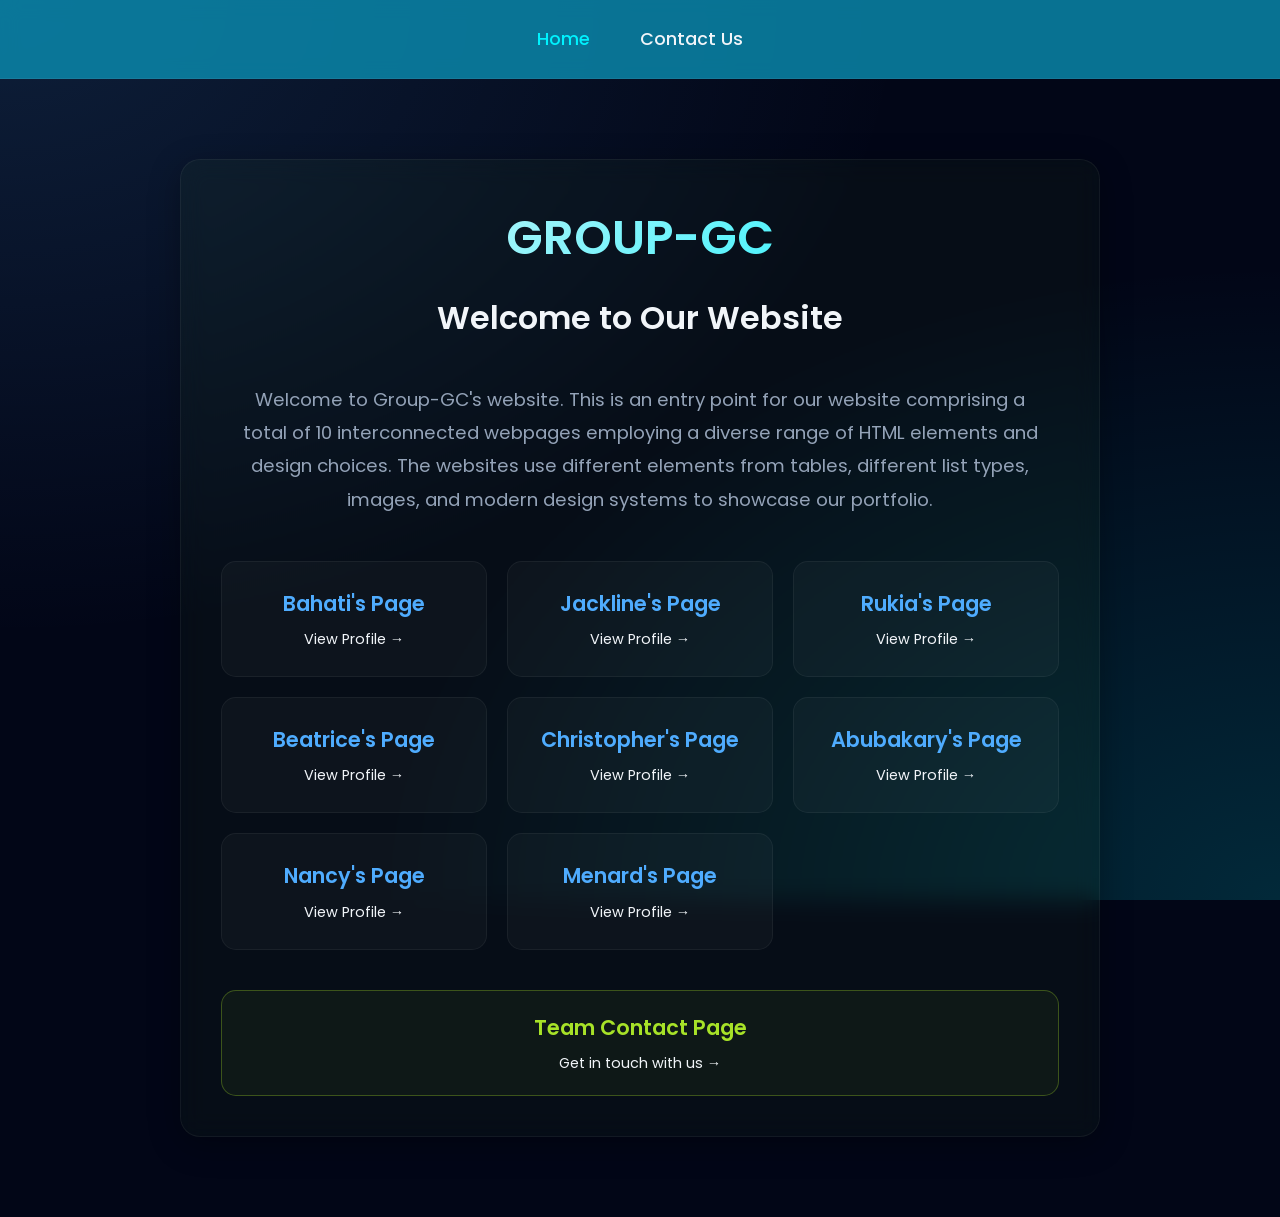
<file: index.html>
<!DOCTYPE html>
<html lang="en">
<head>
    <meta charset="UTF-8">
    <meta name="viewport" content="width=device-width, initial-scale=1.0">
    <title>Group-GC Portfolio</title>
    <link href="https://fonts.googleapis.com/css2?family=Poppins:wght@300;400;500;600;700&display=swap" rel="stylesheet">
    <link rel="stylesheet" href="/css/index.css">
</head>

<body>

    <nav>
        <a href="index.html" style="color: var(--primary-color);">Home</a>
        <a href="individuals/contact.html">Contact Us</a>
    </nav>

    <div class="container">
        <div class="glass-panel" style="padding: 40px; border-radius: 20px;">
            <div class="page-header">
                <h1>GROUP-GC</h1>
                <h2>Welcome to Our Website</h2>
            </div>
            
            <p class="hero-text" style="text-align: center;">
                Welcome to Group-GC's website. This is an entry point for our website comprising a total of 10 interconnected webpages employing a diverse range of HTML elements and design choices. The websites use different elements from tables, different list types, images, and modern design systems to showcase our portfolio.
            </p>

            <div class="nav-grid">
                <a href="individuals/profile8.html" class="nav-card">
                    <h3>Bahati's Page</h3>
                    <p>View Profile &rarr;</p>
                </a>
                <a href="individuals/profile5.html" class="nav-card">
                    <h3>Jackline's Page</h3>
                    <p>View Profile &rarr;</p>
                </a>
                <a href="individuals/profile4.html" class="nav-card">
                    <h3>Rukia's Page</h3>
                    <p>View Profile &rarr;</p>
                </a>
                <a href="individuals/profile3.html" class="nav-card">
                    <h3>Beatrice's Page</h3>
                    <p>View Profile &rarr;</p>
                </a>
                <a href="individuals/profile2.html" class="nav-card">
                    <h3>Christopher's Page</h3>
                    <p>View Profile &rarr;</p>
                </a>
                <a href="individuals/profile1.html" class="nav-card">
                    <h3>Abubakary's Page</h3>
                    <p>View Profile &rarr;</p>
                </a>
                <a href="individuals/profile6.html" class="nav-card">
                    <h3>Nancy's Page</h3>
                    <p>View Profile &rarr;</p>
                </a>
                <a href="individuals/profile7.html" class="nav-card">
                    <h3>Menard's Page</h3>
                    <p>View Profile &rarr;</p>
                
                
                <a href="individuals/contact.html" class="nav-card contact-link">
                    <h3>Team Contact Page</h3>
                    <p>Get in touch with us &rarr;</p>
                </a>
            </div>
        </div>
    </div>

</body>
</html>
</file>
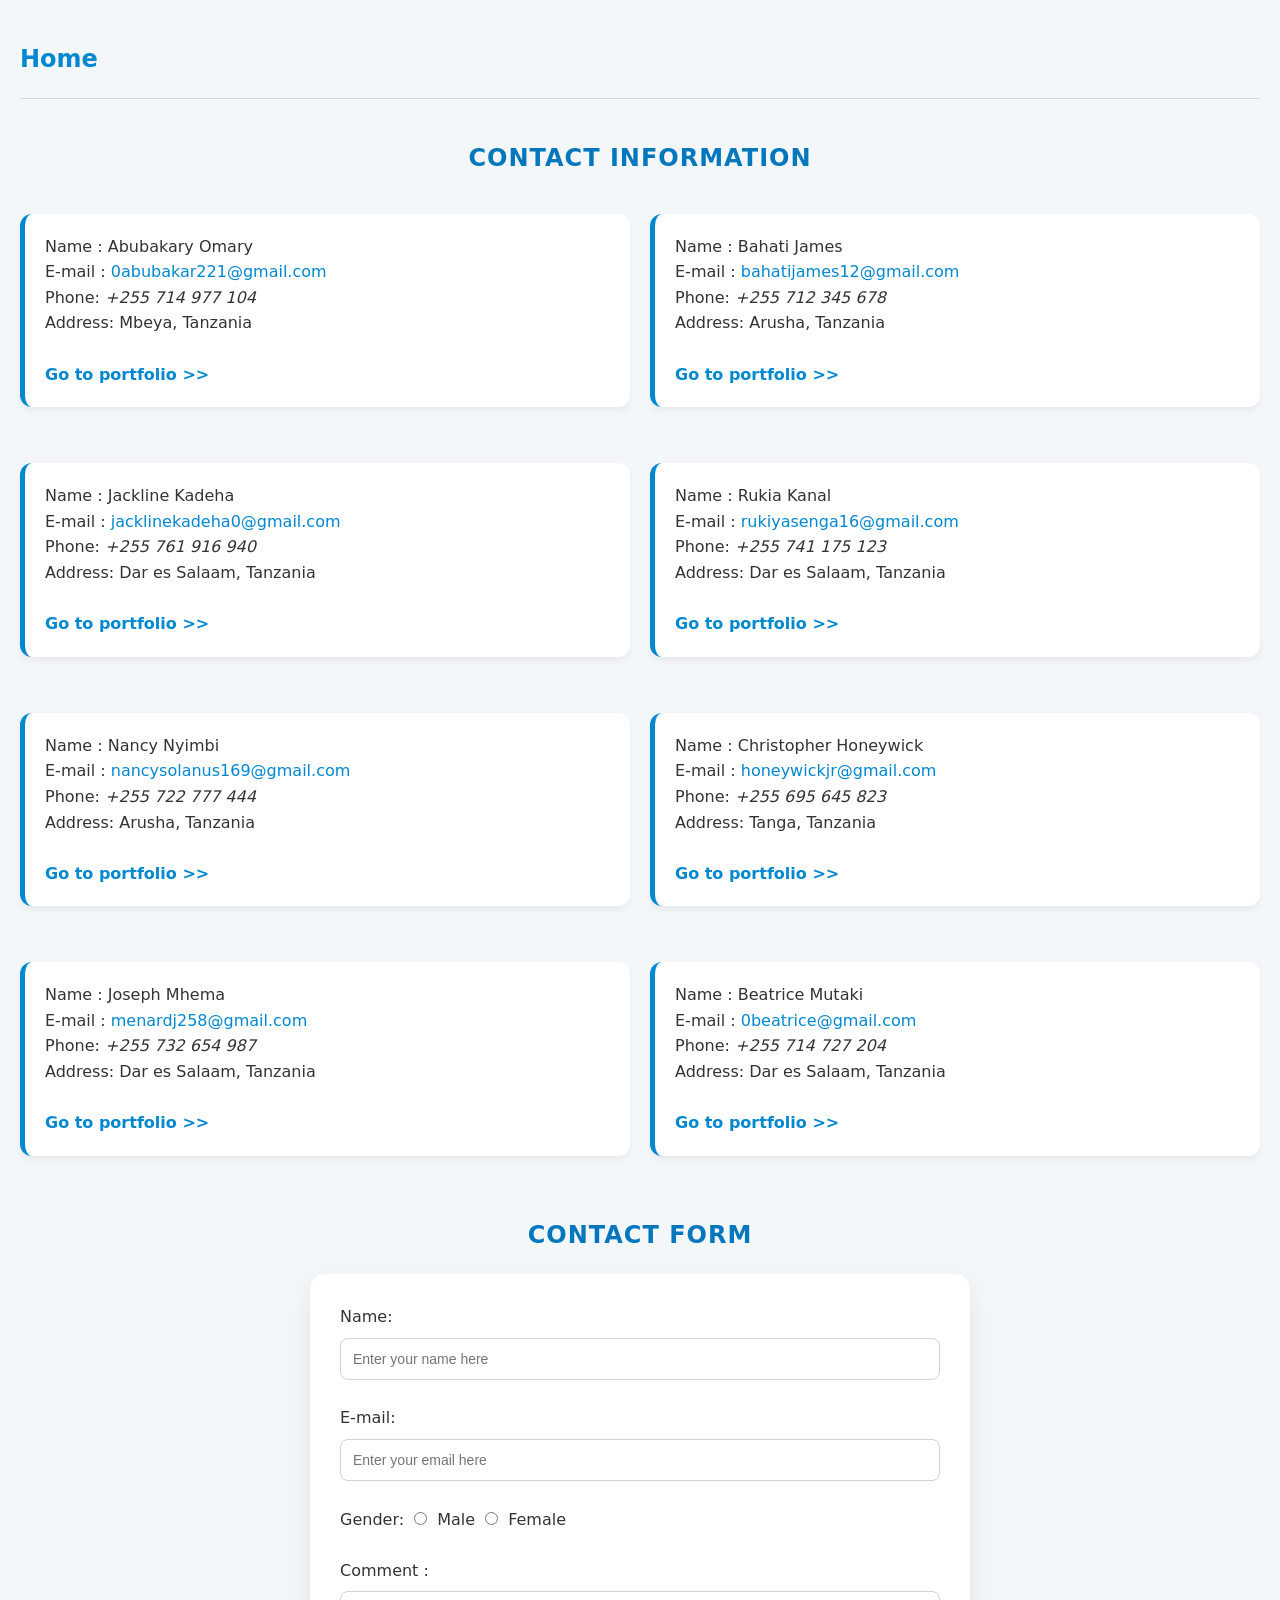
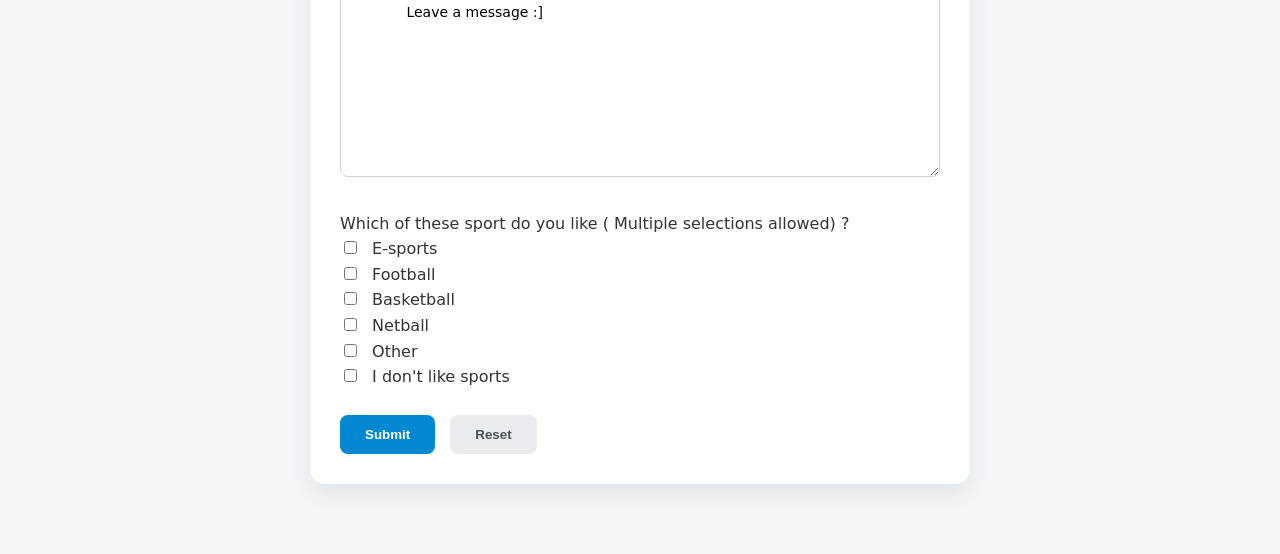
<file: individuals/contact.html>
<!DOCTYPE html>
<html lang="en">

<head>
    <meta charset="UTF-8">
    <meta name="viewport" content="width=device-width, initial-scale=1.0">
    <link rel="stylesheet" href="../css/contact.css">
    <title>Contact Page</title>
</head>

<body>
    <a href="../index.html" ><h2>Home</h2></a><hr>
    <center><h4>CONTACT INFORMATION</h4></center>
    <div class="card-container">
<p class="card">
        Name : Abubakary Omary <br>
        E-mail : <a href="mailto:0abubakar221@gmail.com">0abubakar221@gmail.com</a> <br>
        Phone: <i>+255 714 977 104</i> <br>
    Address: Mbeya, Tanzania <br><br>
    <strong><a href="profile1.html">Go to  portfolio >> </strong></a>
    </p>
    <p class="card">
        Name : Bahati James<br>
        E-mail : <a href="mailto:0abubakar221@gmail.com">bahatijames12@gmail.com</a> <br>
        Phone: <i>+255 712 345 678</i> <br>
    Address: Arusha, Tanzania<br><br>
    <strong><a href="profile8.html">Go to portfolio >> </strong></a>
    </p>
    <p class="card">
        Name : Jackline Kadeha <br>
        E-mail : <a href="mailto:jacklinekadeha0@gmail.com">jacklinekadeha0@gmail.com</a> <br>
        Phone: <i>+255 761 916 940</i> <br>
    Address: Dar es Salaam, Tanzania<br><br>
    <strong><a href="profile5.html">Go to portfolio >> </strong></a>
    </p>
    <p class="card">
        Name : Rukia Kanal <br>
        E-mail : <a href="mailto:rukiyasenga16@gmail.com">rukiyasenga16@gmail.com</a> <br>
        Phone: <i>+255 741 175 123</i> <br>
    Address: Dar es Salaam, Tanzania<br><br>
    <strong><a href="profile4.html">Go to portfolio >> </strong></a>
    </p><p class="card">
        Name : Nancy Nyimbi <br>
        E-mail : <a href="mailto:0abubakar221@gmail.com">nancysolanus169@gmail.com</a> <br>
        Phone: <i>+255 722 777 444</i> <br>
    Address: Arusha, Tanzania<br><br>
    <strong><a href="profile6.html">Go to portfolio >> </strong></a>
    </p><p class="card">
        Name : Christopher Honeywick <br>
        E-mail : <a href="mailto:0abubakar221@gmail.com">honeywickjr@gmail.com</a> <br>
        Phone: <i>+255 695 645 823</i> <br>
    Address: Tanga, Tanzania<br><br>
    <strong><a href="profile2.html">Go to portfolio >> </strong></a>
    </p><p class="card">
        Name : Joseph Mhema<br>
        E-mail : <a href="mailto:0abubakar221@gmail.com">menardj258@gmail.com</a> <br>
        Phone: <i>+255 732 654 987</i> <br>
    Address: Dar es Salaam, Tanzania<br><br>
    <strong><a href="profile7.html">Go to portfolio >> </strong></a>
    </p><p class="card">
        Name : Beatrice Mutaki <br>
        E-mail : <a href="mailto:0abubakar221@gmail.com">0beatrice@gmail.com</a> <br>
        Phone: <i>+255 714 727 204</i> <br>
    Address: Dar es Salaam, Tanzania<br><br>
    <strong><a href="profile3.html">Go to portfolio >> </strong></a>
    </p>
    </div>
    

    <center><h4>CONTACT FORM</h4></center>
    
    <form>
        Name: <input type="text" name="name" id="name"placeholder="Enter your name here"> <br><br>
        E-mail: <input type="email" name="email" id="email"placeholder = "Enter your email here" > <br><br>
        Gender: <input type="radio" name="gender" id="male">Male <input type="radio" name="gender" id="female">Female <br><br>
        Comment : <br>
        <textarea name="comment" id="commentArea" cols="30" rows="10">
            Leave a message :]
        </textarea><br><br>
        Which of these sport do you like ( Multiple selections allowed) ?<br>
        <input type="checkbox" name="Gaming" id="1"> E-sports<br>
        <input type="checkbox" name="Gaming" id="2"> Football<br>
        <input type="checkbox" name="Gaming" id="3"> Basketball<br>
        <input type="checkbox" name="Gaming" id="4"> Netball<br>
        <input type="checkbox" name="Gaming" id="5"> Other<br>
        <input type="checkbox" name="Gaming" id="6"> I don't like sports<br><br>
        <input type="submit" value="Submit"> <input type="reset" value="Reset">
    </form>


</body>

</html>
</file>
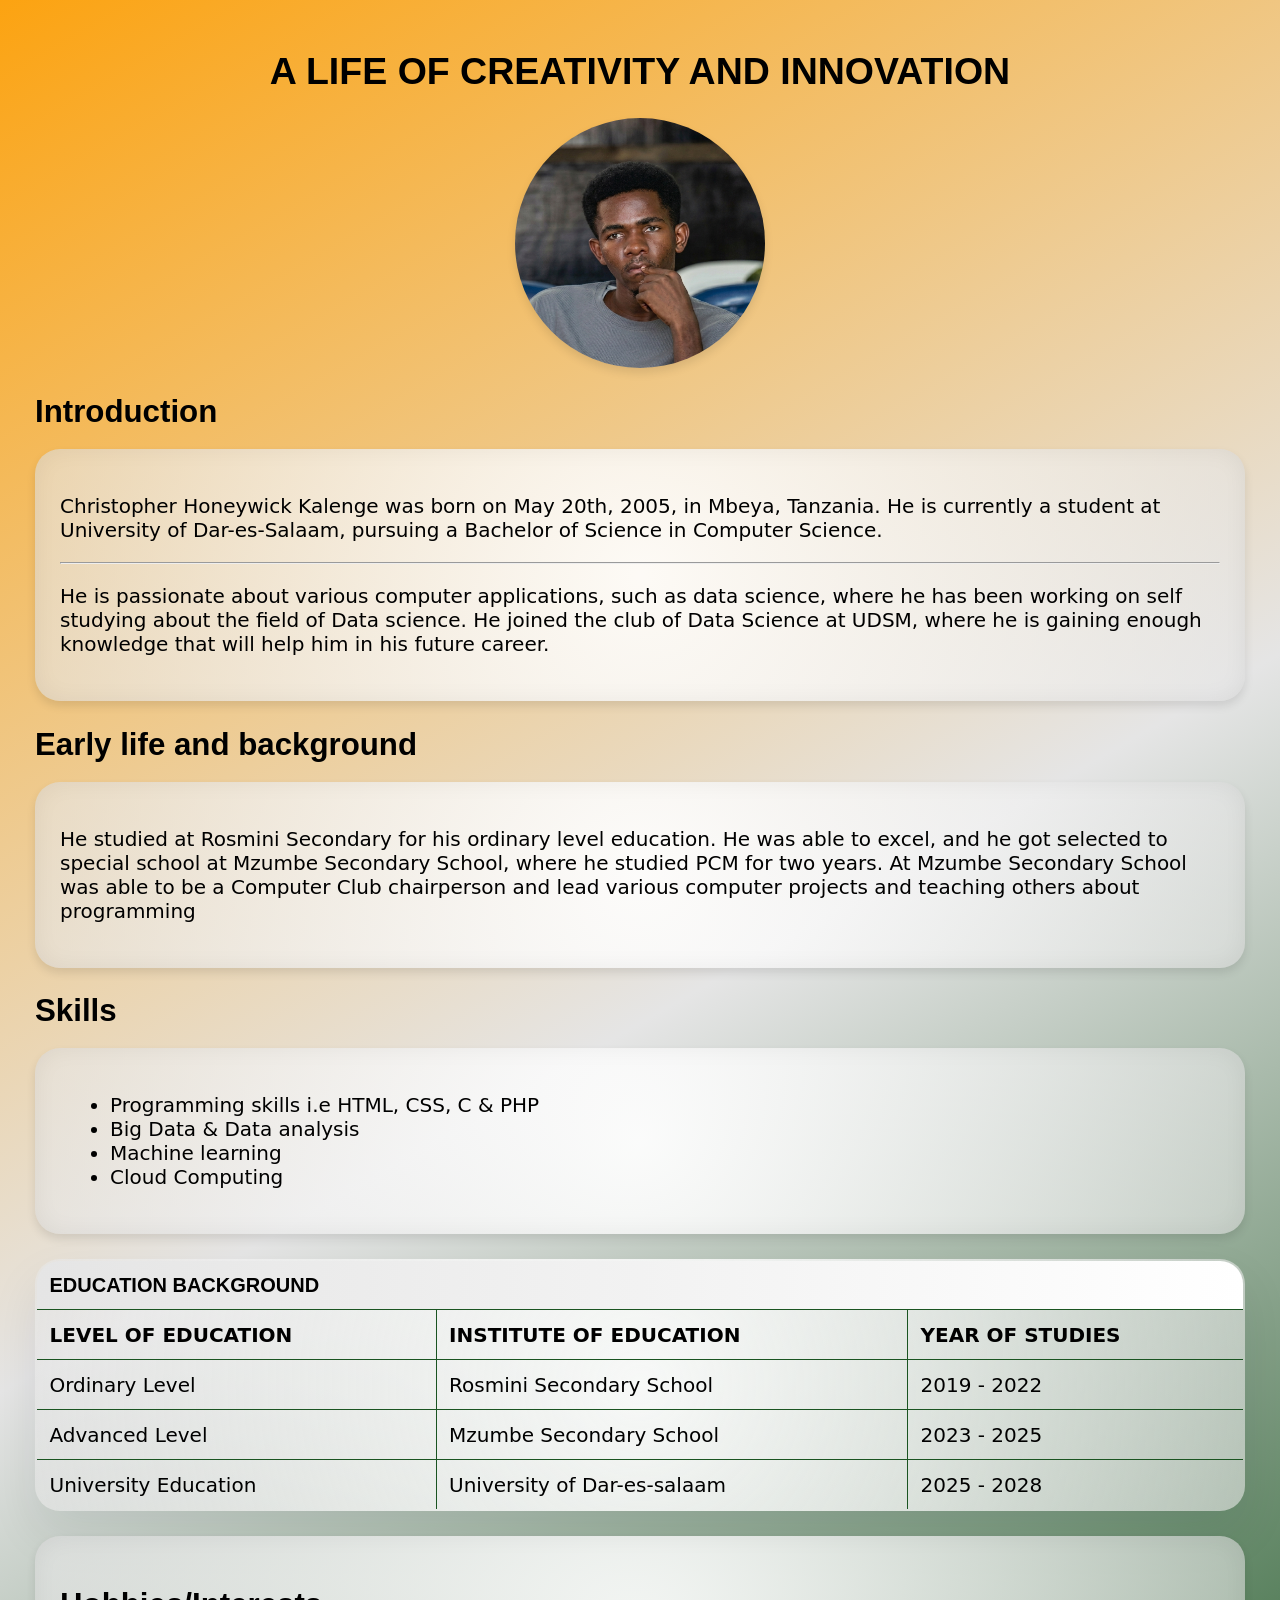
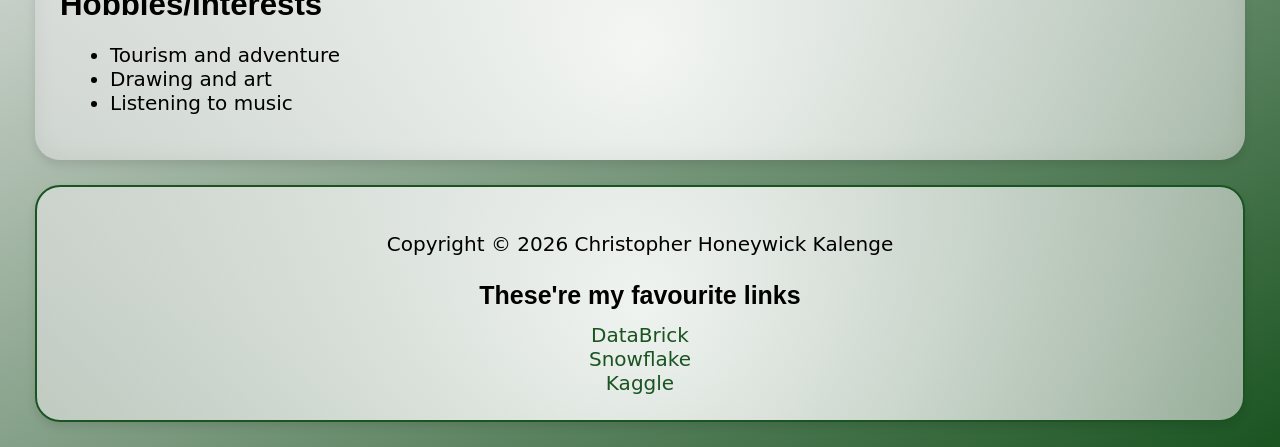
<file: individuals/profile2.html>
<!DOCTYPE html>
<html lang="en">

<head>
    <meta charset="UTF-8">
    <meta name="viewport" content="width=device-width, initial-scale=1.0">
    <title>Biography</title>
    <link rel="stylesheet" href="../css/profile2.css">
</head>

<body>
    <h1>A LIFE OF CREATIVITY AND INNOVATION</h1>

    <img src="../images/chk_photo.png" alt="Passport photo" width="200px" height="200px" >

    <h2>Introduction</h2>
    <div class="intro">
         <p>
        Christopher Honeywick Kalenge was born on May 20th, 2005, in Mbeya, Tanzania. He is currently a student at
        University of Dar-es-Salaam, pursuing a Bachelor of Science in Computer Science.
    
    </p>
    <hr>
    <p>
        He is passionate about various computer applications, such as data science, where he has been working on self
        studying about the field of Data science. He joined the club of Data Science at UDSM, where he is gaining enough
        knowledge that will help him in his future career.
    </p>
    </div>

    <h2>
        Early life and background
    </h2>

    <div class="life">
    <p>
        He studied at Rosmini Secondary for his ordinary level education. He was able to excel, and he got selected to
        special school at Mzumbe Secondary School, where he studied PCM for two years.
        At Mzumbe Secondary School was able to be a Computer Club chairperson and lead various computer
        projects and teaching others about programming
    </p>
    </div>

    <h2>Skills</h2>

    <div class="skills">
    <ul>
        <li>Programming skills i.e HTML, CSS, C & PHP</li>
        <li>Big Data & Data analysis</li>
        <li>Machine learning</li>
        <li>Cloud Computing</li>
    </ul>
    </div>

    <table border="3">
        <th colspan="3">
            EDUCATION BACKGROUND
        </th>
        <tr>
            <td><b>LEVEL OF EDUCATION</b></td>
            <td><b>INSTITUTE OF EDUCATION</b></td>
            <td><b>YEAR OF STUDIES</b></td>
        </tr>
        <tr>
            <td>Ordinary Level</td>
            <td>Rosmini Secondary School</td>
            <td>2019 - 2022</td>
        </tr>
        <tr>
            <td>Advanced Level</td>
            <td>Mzumbe Secondary School</td>
            <td>2023 - 2025</td>
        </tr>
        <tr>
            <td>University Education</td>
            <td>University of Dar-es-salaam</td>
            <td>2025 - 2028</td>
        </tr>
    </table>
    <div class="hobbies">
    <h2>Hobbies/Interests</h2>
    <ul>
        <li>Tourism and adventure</li>
        <li>Drawing and art</li>
        <li>Listening to music</li>
    </ul>
    </div>
    <footer>
        <p>Copyright &copy; 2026 Christopher Honeywick Kalenge</p>
    
    <h3>These're my favourite links</h3>
            <a href="https://www.databricks.com/"> DataBrick</a><br>
            <a href="https://www.snowflake.com/en/">Snowflake</a><br>
            <a href="https://www.kaggle.com/">Kaggle</a>
    </footer>
</body>

</html>
</file>
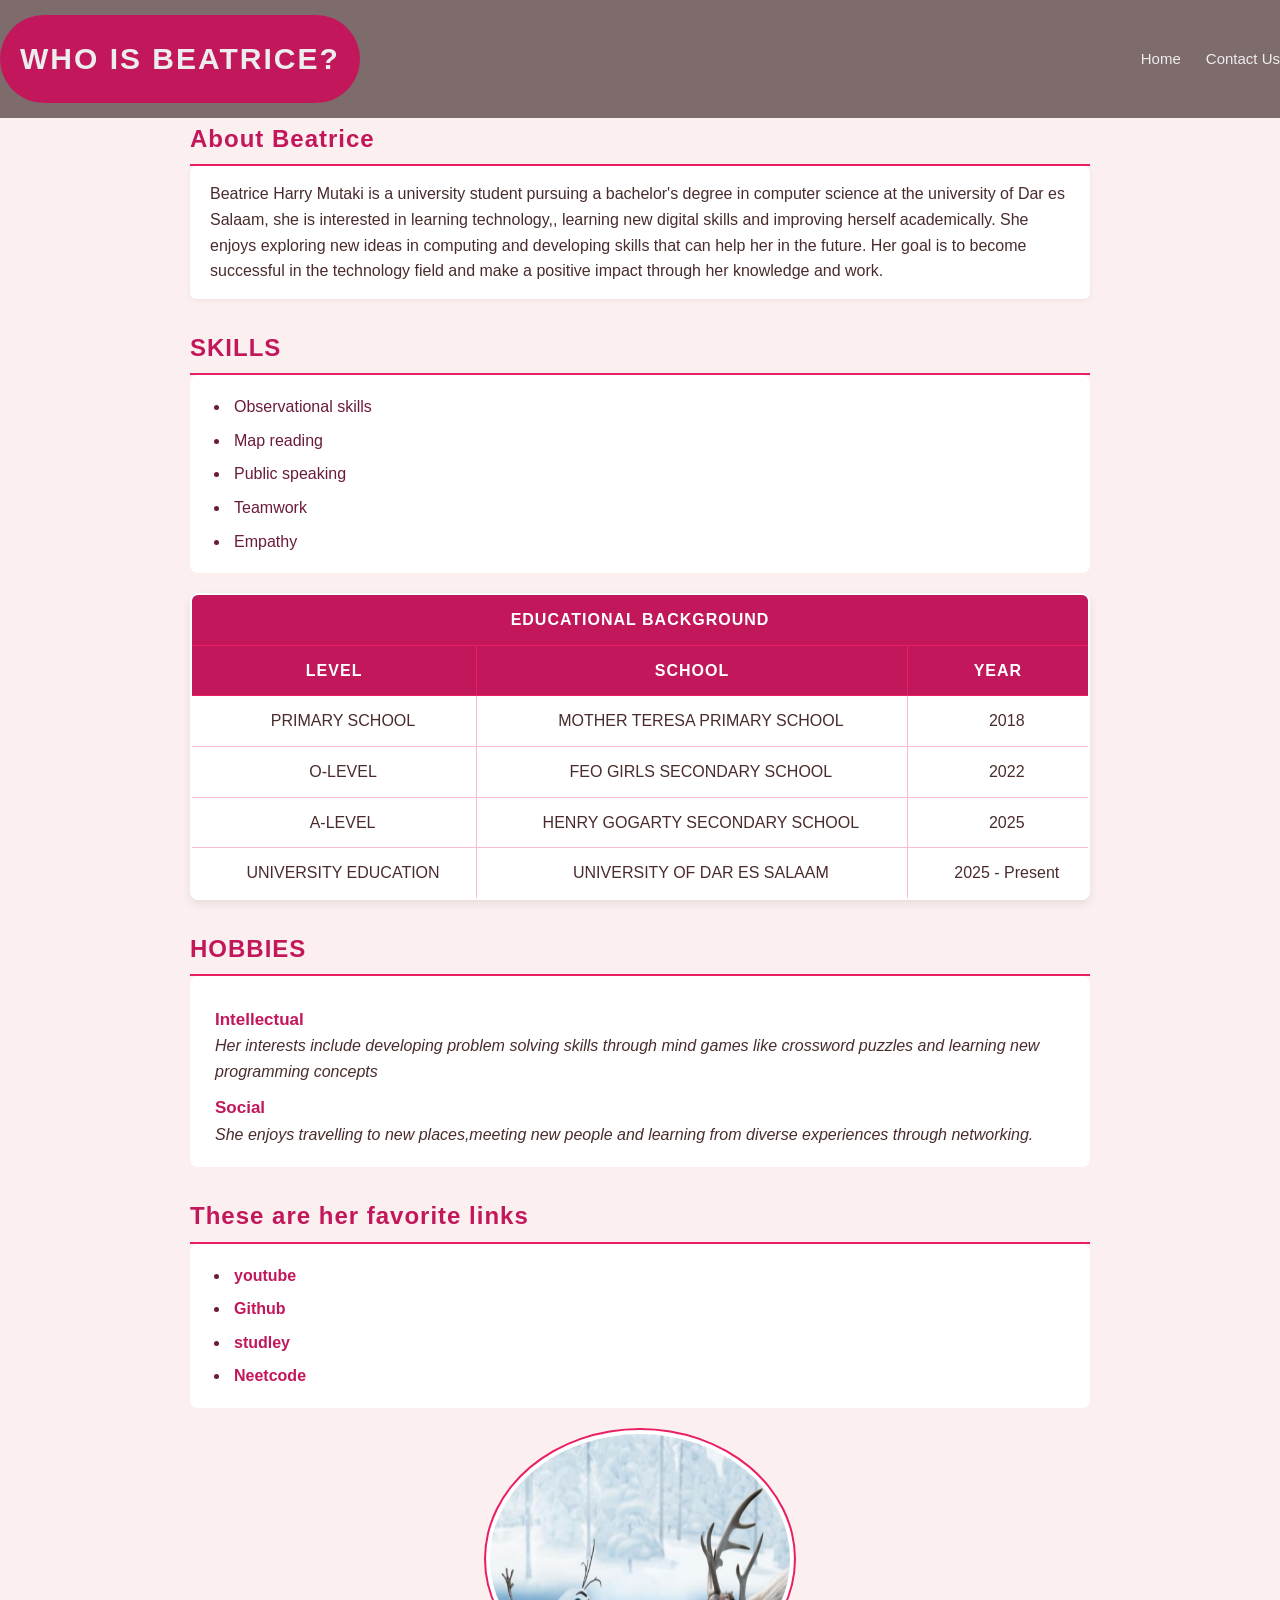
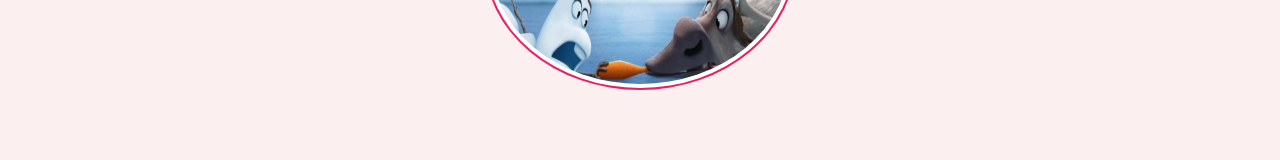
<file: individuals/profile3.html>
<!DOCTYPE html>
<html lang="en">
<head>
    <meta charset="UTF-8">
    <meta name="viewport" content="width=device-width, initial-scale=1.0">
    <title>Student Portfolio Website</title>
    <link rel="stylesheet"  href="../css/profile3.css">
</head>
<body>

    <!-- this is just the beginning! -->
     <header class="header">
        <div class="top-left">
    <h1>Who is Beatrice?</h1>
    </div>

    <div class="top-right">
        <a href="../index.html">Home</a>
        <a href="../individuals/contact.html">Contact Us</a> 
    </div>
    </header>


    <div class="main-container">

        <div class="beatrice">
            <h2>About Beatrice</h2>

        <p>
            Beatrice Harry Mutaki is a university student pursuing a bachelor's degree in computer science at the university 
            of Dar es Salaam, she is interested in learning technology,, learning new digital skills and improving herself academically. 
            She enjoys exploring new ideas in computing and developing skills that can help her in the future. Her goal is to become successful
            in the technology field and make a positive impact through her knowledge and work.    
         
        </p>
        </div>

    <h2><b>SKILLS</b></h2>
    <ul type="disc">
        <li>Observational skills</li>
        <li>Map reading</li>
        <li>Public speaking</li>
        <li>Teamwork</li>
        <li>Empathy</li>
    </ul>
 
    <!-- The educational journey ! -->
    <table border="4" height="300" width="700">

        <tr>
            <th colspan="3">EDUCATIONAL BACKGROUND </th>
        </tr>

        <tr>
            <th>LEVEL</th>
            <th>SCHOOL</th>
            <th>YEAR</th>
        </tr>

        <tr>
            <td> &nbsp; &nbsp; PRIMARY SCHOOL</td>
            <td> &nbsp; &nbsp; MOTHER TERESA PRIMARY SCHOOL</td>
            <td> &nbsp; &nbsp; 2018</td>
        </tr>

        <tr>
            <td>&nbsp; &nbsp; O-LEVEL</td>
            <td>&nbsp; &nbsp; FEO GIRLS SECONDARY SCHOOL</td>
            <td>&nbsp; &nbsp; 2022</td>
        </tr>

        <tr>
            <td>&nbsp; &nbsp; A-LEVEL</td>
            <td>&nbsp; &nbsp; HENRY GOGARTY SECONDARY SCHOOL</td>
            <td>&nbsp; &nbsp; 2025</td>
        </tr>

         </tr>
            <td>&nbsp; &nbsp; UNIVERSITY EDUCATION</td>
            <td>&nbsp; &nbsp; UNIVERSITY OF DAR ES SALAAM</td>
            <td>&nbsp; &nbsp; 2025 - Present</td>
        </tr>
    </table>

    <!-- I had a hard time thinking of these hobbies because apparently I don't have any. -->
    <h2><b>HOBBIES</b></h2>
    <dl>
        <dt>Intellectual</dt>
        <dd>Her interests include developing problem solving skills through mind games like crossword puzzles and learning new programming concepts</dd>
        <dt>Social</dt>
        <dd>She enjoys travelling to new places,meeting new people and learning from diverse experiences through networking.</dd>
    </dl>
    <h2><b>These are her favorite links</b></h2>
    <ul type="disc">
        <li><a href="http://www.youtube.com">youtube</a></li>
        <li><a href="http://www.Github.com">Github</a></li>
        <li><a href="http://www.studley.ai">studley</a></li>
        <li><a href="http://www.Neetcode.io">Neetcode</a></li>
    </ul>

<img src="../images/Screenshot 2026-04-24 154015.png" width="300" height="250"/>

</div>






</body>
</html>
</file>
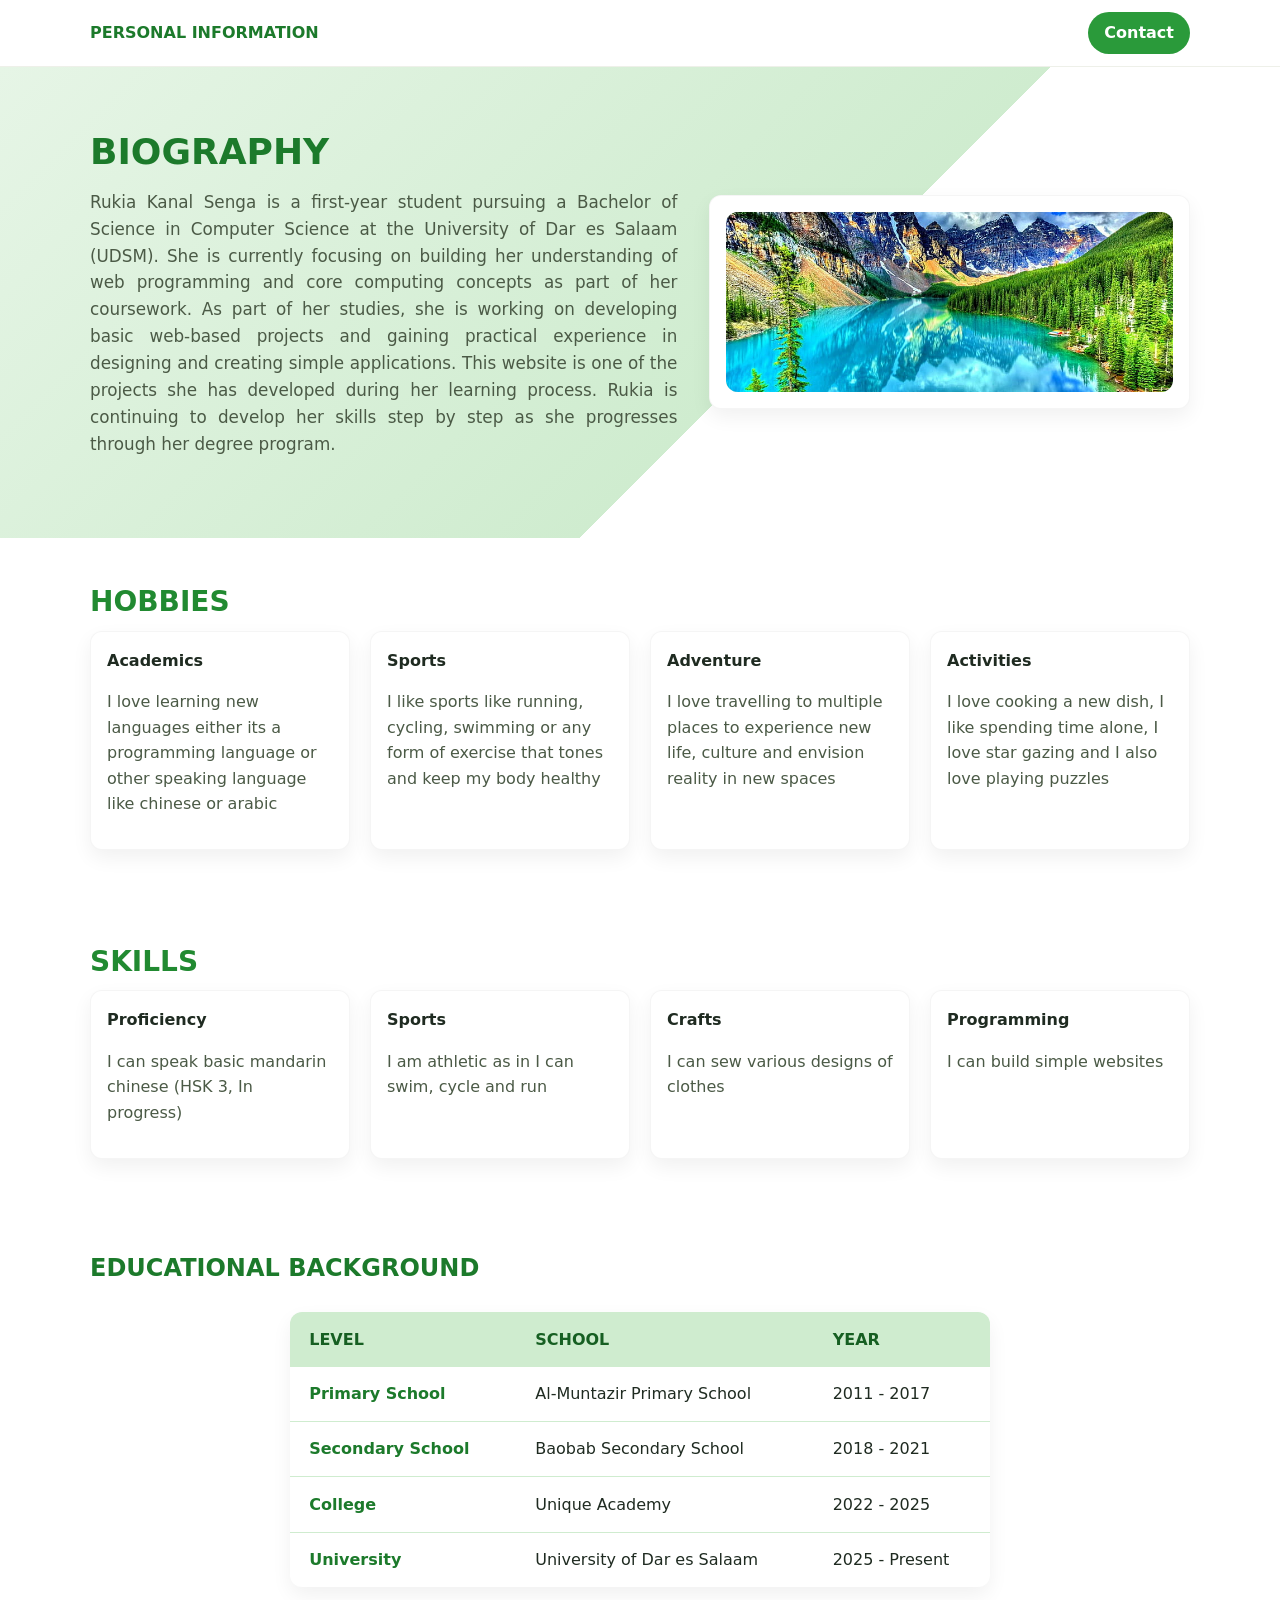
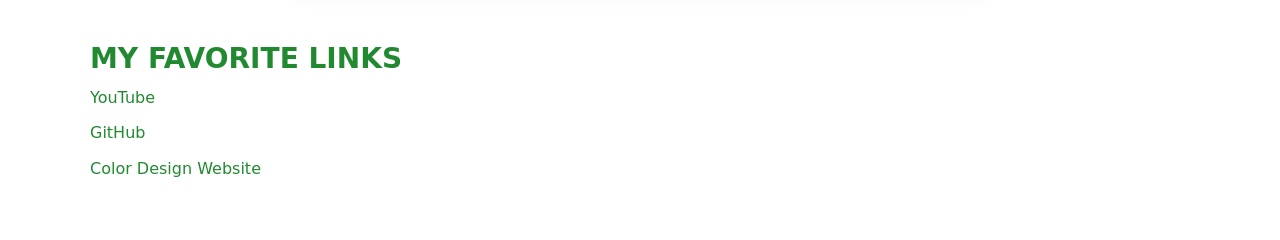
<file: individuals/profile4.html>
<!DOCTYPE html>
<html lang="en">
<head>
  <meta charset="UTF-8">
  <meta name="viewport" content="width=device-width, initial-scale=1">
  <title>Rukia's Page</title>
  <link rel="stylesheet" type="text/css" href="../css/profile4.css">
</head>
<body>

  <header class="navbar" aria-label="Main navigation">
    <nav class="container flex" style="justify-content: space-between;">

      <div class="brand" aria-label="Brand">
        <span>PERSONAL INFORMATION</span>
      </div>

      <div class="nav-links">
        <a href="contact.html" target="_blank" class="btn" style="padding:.5rem 1rem;">Contact</a>
      </div>

    </nav>
  </header>

  <section class="hero" id="home" aria-label="Intro">
    <div class="container hero-content">
      <div>
        <h1>BIOGRAPHY</h1>
        <p align="justify"> Rukia Kanal Senga is a first-year student pursuing a Bachelor of Science in Computer Science at the University of Dar es Salaam (UDSM). She is currently focusing on building 
       her understanding of web programming and core computing concepts as part of her coursework.
       As part of her studies, she is working on developing basic web-based projects and gaining 
       practical experience in designing and creating simple applications. This website is one of
       the projects she has developed during her learning process. Rukia is continuing to develop
       her skills step by step as she progresses through her degree program. </p>
      </div>
      
      <div class="card" aria-label="Intro image placeholder">
        <div style="height:180px; background: linear-gradient(135deg, var(--green-200), var(--green-100)); border-radius: 12px;">
          <a href="mailto:rukiyasenga16@gmail.com"> <img src="../images/pic.jpg" alt="Profile picture" style="width:100%; height:100%; object-fit:cover; border-radius:12px;"> </a>
        </div>
      </div>
    </div>
  </section>

  <section class="section" id="features" aria-label="Features">
    <div class="container">
      <div class="section-title"><h2>HOBBIES</h2></div>
      <div class="grid" style="grid-template-columns: repeat(auto-fill, minmax(240px, 1fr));">
        <div class="card">
          <div class="card-header">
            <strong>Academics</strong>
          </div>
          <p>I love learning new languages either its a programming language or other speaking language 
                like chinese or arabic</p>
        </div>
        <div class="card">
          <div class="card-header">
            <strong>Sports</strong>
          </div>
          <p>I like sports like running, cycling, swimming or any form of exercise that tones and keep my body healthy</p>
        </div>
        <div class="card">
          <div class="card-header">
            <strong>Adventure</strong>
          </div>
          <p>I love travelling to multiple places to experience new life, culture and envision reality in new spaces</p>
        </div>

         <div class="card">
          <div class="card-header">
            <strong>Activities</strong>
          </div>
          <p>I love cooking a new dish, I like spending time alone, I love star gazing and I also love playing puzzles</p>
        </div>

      </div>
    </div>
  </section>

  <section class="section" id="features" aria-label="Features">
    <div class="container">
      <div class="section-title"><h2>SKILLS</h2></div>
      <div class="grid" style="grid-template-columns: repeat(auto-fill, minmax(240px, 1fr));">
        <div class="card">
          <div class="card-header">
            <strong>Proficiency</strong>
          </div>
          <p>I can speak basic mandarin chinese (HSK 3, In progress)</p>
        </div>
        <div class="card">
          <div class="card-header">
            <strong>Sports</strong>
          </div>
          <p>I am athletic as in I can swim, cycle and run</p>
        </div>
        <div class="card">
          <div class="card-header">
            <strong>Crafts</strong>
          </div>
          <p>I can sew various designs of clothes</p>
        </div>

         <div class="card">
          <div class="card-header">
            <strong>Programming</strong>
          </div>
          <p>I can build simple websites</p>
        </div>
      </div>
    </div>
  </section>

  <section class="section" id="contact" aria-label="Contact">
    <div class="container">
      <h2 class="section-title">EDUCATIONAL BACKGROUND</h2>

      <table class="edu-table">

    <tr>
        <th>LEVEL</th>
        <th>SCHOOL</th>
        <th>YEAR</th>
    </tr>

    <tr>
        <td>Primary School</td>
        <td>Al-Muntazir Primary School</td>
        <td>2011 - 2017</td>
    </tr>

    <tr>
        <td>Secondary School</td>
        <td>Baobab Secondary School</td>
        <td>2018 - 2021</td>
    </tr>

    <tr>
        <td>College</td>
        <td>Unique Academy</td>
        <td>2022 - 2025</td>
    </tr>

    <tr>
        <td>University</td>
        <td>University of Dar es Salaam</td>
        <td>2025 - Present</td>
    </tr>
</table>

<br>
<div class="links">
    <h2>MY FAVORITE LINKS</h2>

    <a href="https://www.youtube.com/" target="_blank">YouTube</a>
    <a href="https://github.com/login" target="_blank">GitHub</a>
    <a href="https://coolors.co/" target="_blank">Color Design Website</a>
</div>

</div>
</section>
</body>
</html>
</file>
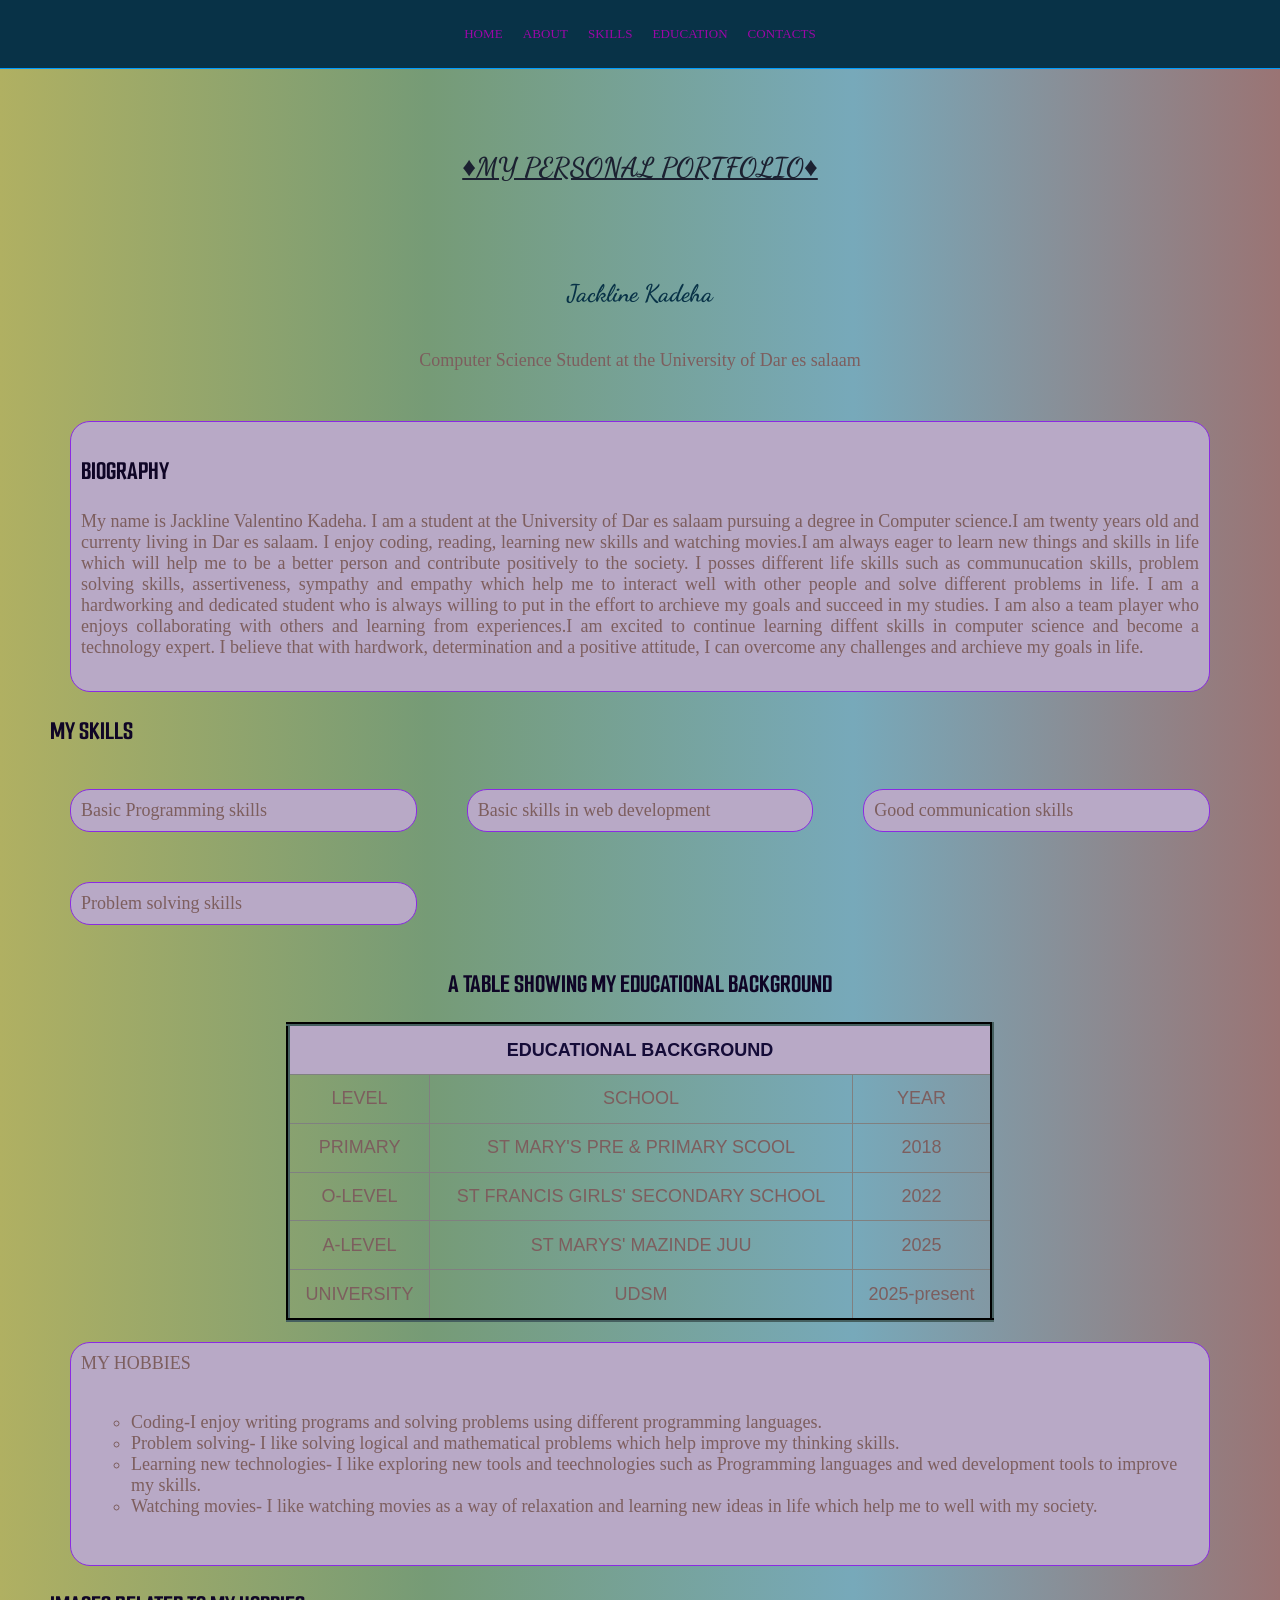
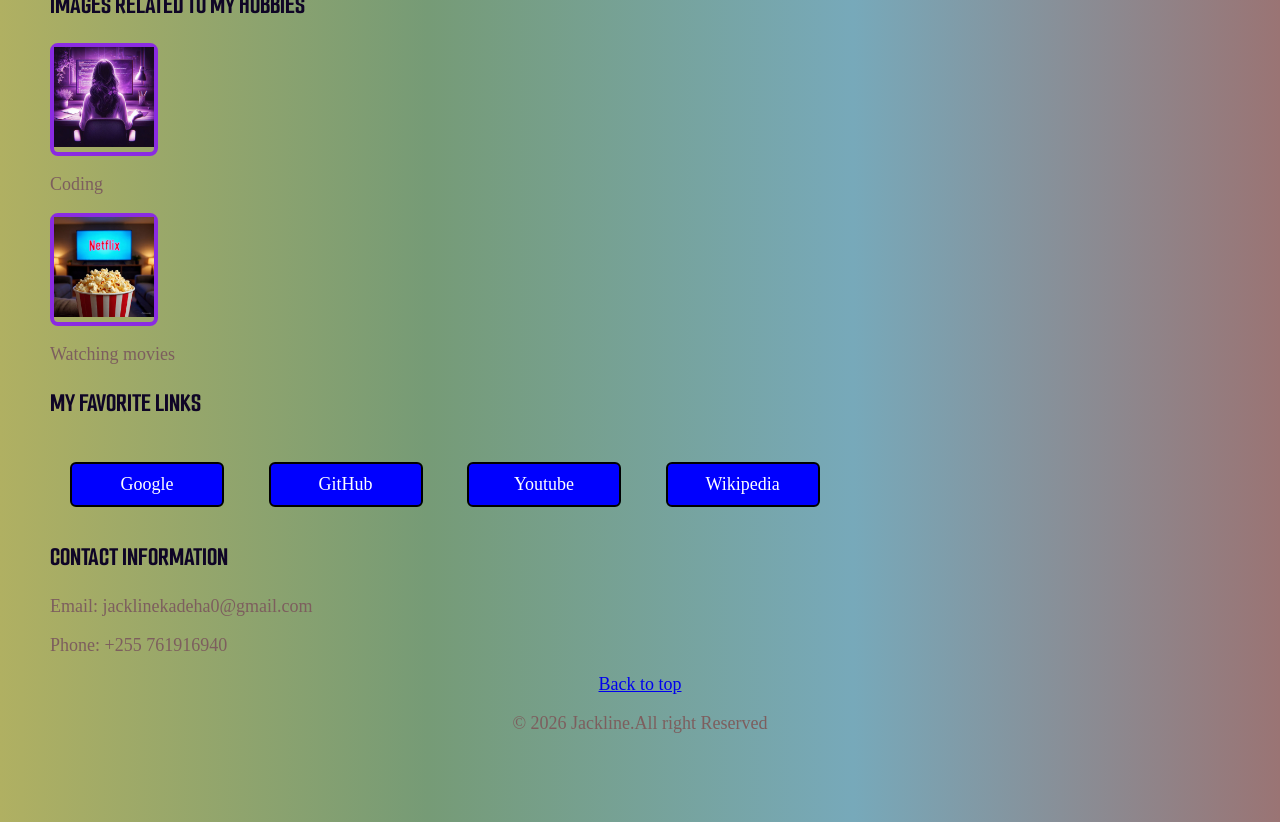
<file: individuals/profile5.html>
<!DOCTYPE html>
<html lang="en">
<head>
    <meta charset="UTF-8">
    <meta name="viewport" content="width=device-width, initial-scale=1.0">

    <!--This is the title of the webpage-->
    <title>student portfolio </title>
    <link rel="stylesheet" href="/css/profile5.css">
    <link rel="preconnect" href="https://fonts.googleapis.com">
<link rel="preconnect" href="https://fonts.gstatic.com" crossorigin>
<link href="https://fonts.googleapis.com/css2?family=Dancing+Script:wght@400..700&family=Lobster+Two:ital,wght@0,400;0,700;1,400;1,700&family=Oswald:wght@200..700&family=Playwrite+NZ+Guides&display=swap" rel="stylesheet">
    <link rel="preconnect" href="https://fonts.googleapis.com">
<link rel="preconnect" href="https://fonts.gstatic.com" crossorigin>
<link href="https://fonts.googleapis.com/css2?family=Dancing+Script:wght@400..700&family=Lobster+Two:ital,wght@0,400;0,700;1,400;1,700&family=Oswald:wght@200..700&family=Playwrite+NZ+Guides&family=Smooch+Sans:wght@100..900&display=swap" rel="stylesheet">
</head>

<body>
    <div class="top-links">
    <nav>
    <a href="#top">Home</a>
    <a href="#About">About</a>
    <a href="#skills">Skills</a>
    <a  href="#Education">Education</a>
    <a href="#Contacts">Contacts</a>
    </div>
</nav>
    <!--Personal Information-->
    <section class="hero" >
    <h1><center><b><u>&#9830;MY PERSONAL PORTFOLIO&#9830;</u></b></center></h1>
    <h1><span> Jackline</span><span> Kadeha</span></h1>
    <p>Computer Science Student at the University of Dar es salaam</p>
    </section>
    <!--My biography-->
    <div class="card">
    <h2 id="About">BIOGRAPHY</h2>
    <p align="justify">
         <h4>My name is Jackline Valentino Kadeha. I am a student at the University of Dar es salaam pursuing a degree in Computer science.I am twenty years old and currenty living in Dar es salaam.
             I enjoy coding, reading, learning new skills and watching movies.I am always eager to learn new things and skills in life which will help me to be a better person and contribute positively to the society. 
             I posses different life skills such as communucation skills, problem solving skills, assertiveness, sympathy and empathy which help me to interact well with other people and solve different problems in life.
              I am a hardworking and dedicated student who is always willing to put in the effort to archieve my goals and succeed in my studies.
              I am also a team player who enjoys collaborating with others and learning from experiences.I am excited to continue learning diffent skills in computer science and become a technology expert. I  believe that with hardwork, determination and a positive attitude, I can overcome any challenges and archieve my goals in life.
         </h4></p>
    </div>

    <!--Ordered list of my Skills-->
    <section id ="skills">
   <h2> MY SKILLS</h2>
   <div class="grid">
        <div class="card">Basic Programming skills</div>
        <div class="card">Basic skills in web development</div>
        <div class="card"> Good communication skills</div>
        <div class="card">Problem solving skills</div>
 </div>
</section>
      <!--Educational background table-->
      <p><h2 id="Education"><center>A TABLE SHOWING MY EDUCATIONAL BACKGROUND</center></h2></p>
    <table border="2" cellpadding="10" height="300" width="500" align="center">
        <tr>
            <th colspan="3"> EDUCATIONAL BACKGROUND</th>
        </tr>
        <tr>
            <td> LEVEL</td>
            <td> SCHOOL</td>
            <td> YEAR </td>
        </tr>
 <tr>
            <td> PRIMARY</td>
            <td> ST MARY'S PRE & PRIMARY SCOOL</td>
            <td> 2018 </td>
        </tr>

    <tr>
            <td> O-LEVEL</td>
            <td> ST FRANCIS GIRLS' SECONDARY SCHOOL</td>
            <td>  2022 </td>
        </tr>

        <tr>
            <td> A-LEVEL</td>
            <td> ST MARYS' MAZINDE JUU</td>
            <td> 2025 </td>
        </tr>
<tr>
            <td> UNIVERSITY</td>
            <td> UDSM</td>
            <td> 2025-present </td>
        </tr>
    </table>

    <!-- Unordered List of My Hobbies-->
     <div class="card"
    <h2>MY HOBBIES</h2> 
       <ul type="disc">
        <li>Coding-I enjoy writing programs and solving problems using different programming languages.</li>
        <li>Problem solving- I like solving logical and mathematical problems which help improve my thinking skills.</li>
        <li>Learning new technologies- I like exploring new tools and teechnologies such as Programming languages and wed development tools to improve my skills.</li>
        <li>Watching movies- I like watching movies as a way of relaxation and learning new ideas in life which help me to well with my society.</li>
       </ul>
    </div>

       <!--Images-->
       <p><h2>IMAGES RELATED TO MY HOBBIES</h2></p>
       <div class="img1-top">
    <img src="/images/coding image.jpg" alt="Coding activity" height="100" width="100">
       </div>
        <p>Coding</p>
         <div class="img2-top">
    <img src="/images/movie image.jpg" alt="Movie watching" height="100" width="100">
       </div>
         <p>Watching movies</p>
    <!-- Unordered List of My Favorite Links-->
    <h2>MY FAVORITE LINKS</h2>
    <div class="bottom-links">
        <a href="https://www.google.com/">Google</a>
        <a href="https://www.github.com/">GitHub</a>
        <a href="https://www.youtube.com./">Youtube</a>
        <a href="https://www.wikipedia.org/">Wikipedia</a>
    </div>
    <p><h2 id="Contacts">CONTACT INFORMATION</h2></p>
    <p>Email: jacklinekadeha0@gmail.com</p>
    <p>Phone: +255 761916940</p>
<footer>
    <center>
<p><a href="#top"> Back to top</a></p>
<p style="margin-top:8px;">&copy; 2026 Jackline.All right Reserved</p>
</div>
</center>
</footer>
</body>
</html>
</file>
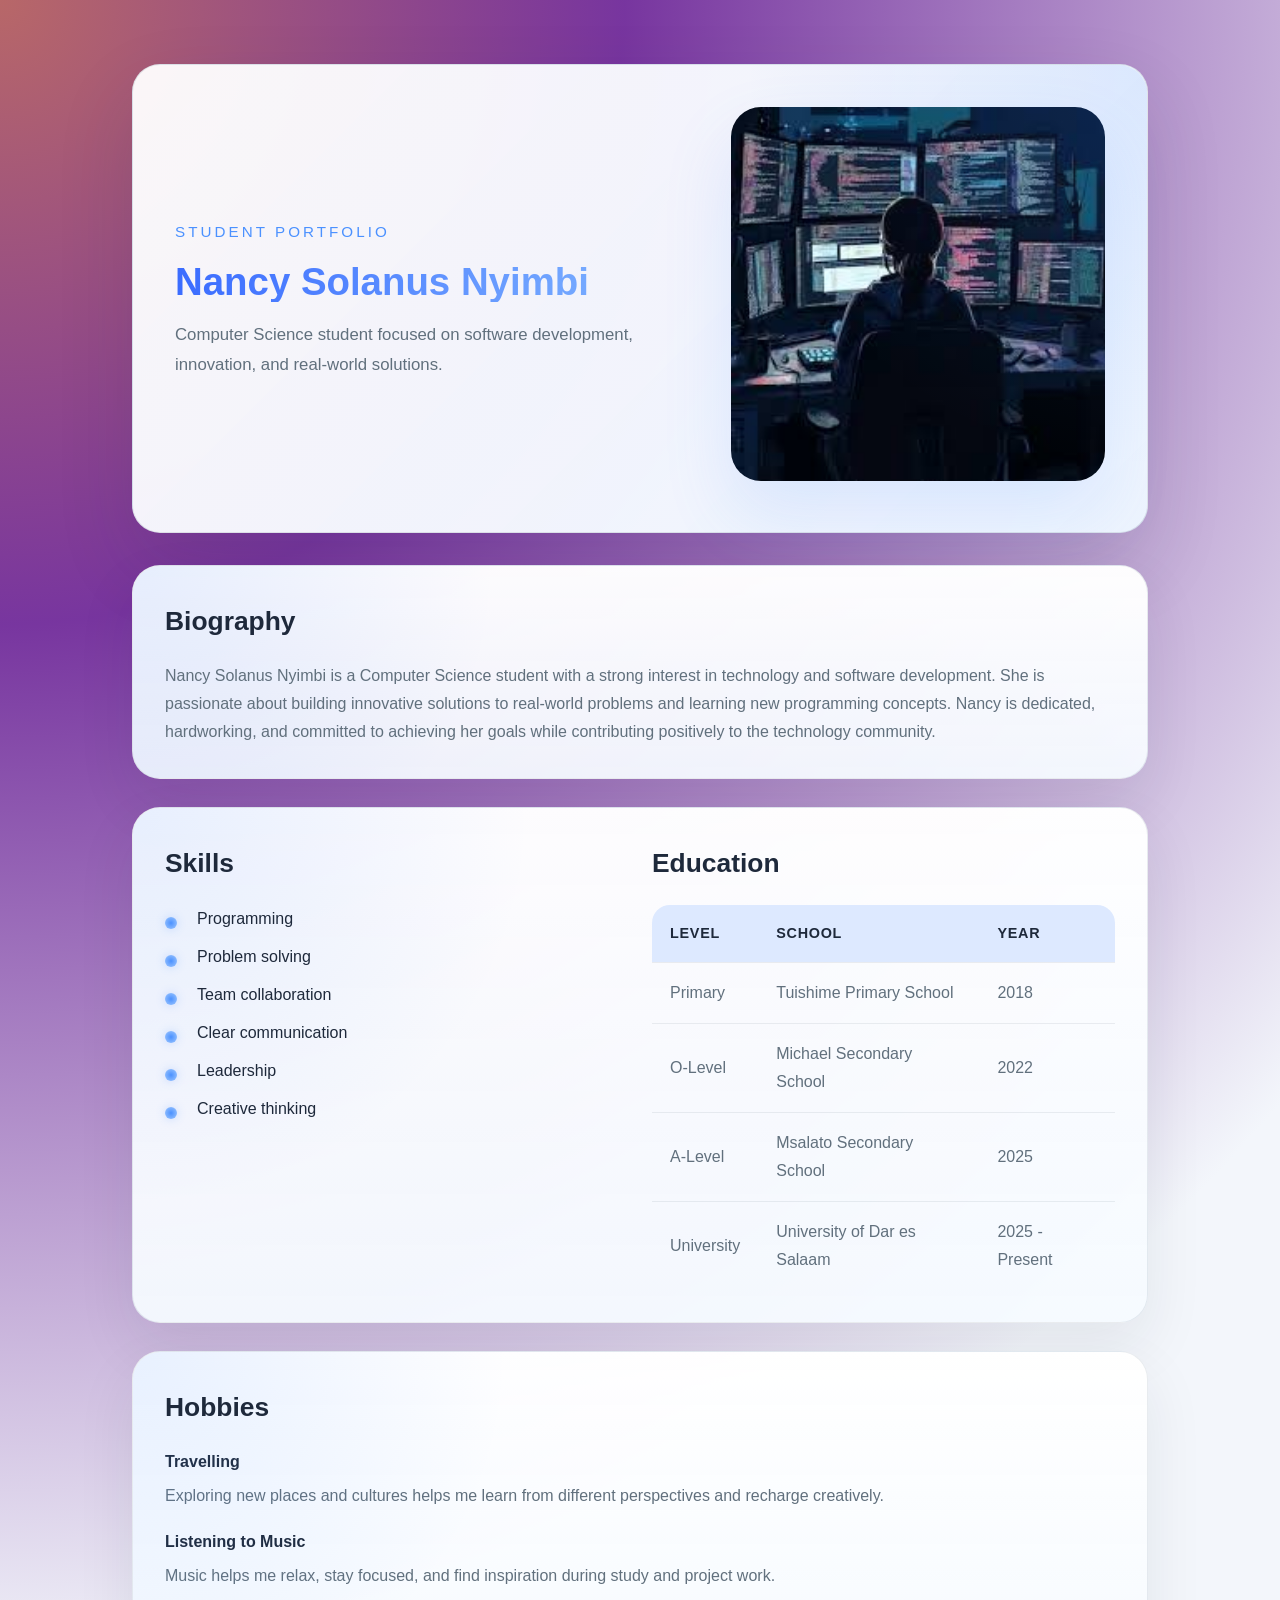
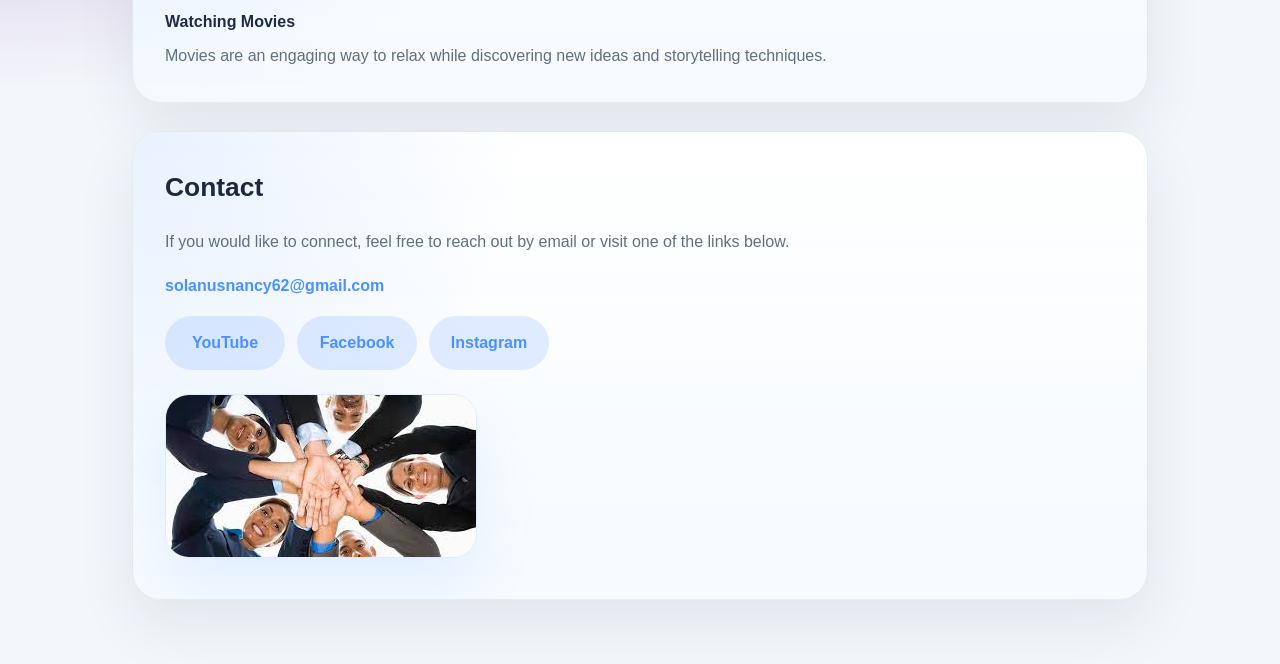
<file: individuals/profile6.html>
<!DOCTYPE html>
<html lang="en">
<head>
    <meta charset="UTF-8">
    <meta name="viewport" content="width=device-width, initial-scale=1.0">
    <title>Nancy Solanus Nyimbi | Student Portfolio</title>
    <link rel="stylesheet" href="../css/profile6.css">
</head>
<body>
    <div class="page-frame">
        <header class="hero">
            <div class="hero-copy">
                <p class="eyebrow">Student Portfolio</p>
                <h1>Nancy Solanus Nyimbi</h1>
                <p class="hero-text">Computer Science student focused on software development, innovation, and real-world solutions.</p>
            </div>
            <div class="hero-image">
                <img src="../images/Na.jpg" alt="Profile portrait of Nancy Solanus Nyimbi">
            </div>
        </header>

        <main>
            <section class="section-card">
                <h2>Biography</h2>
                <p>Nancy Solanus Nyimbi is a Computer Science student with a strong interest in technology and software development. She is passionate about building innovative solutions to real-world problems and learning new programming concepts. Nancy is dedicated, hardworking, and committed to achieving her goals while contributing positively to the technology community.</p>
            </section>

            <section class="section-card grid-two">
                <div>
                    <h2>Skills</h2>
                    <ul>
                        <li>Programming</li>
                        <li>Problem solving</li>
                        <li>Team collaboration</li>
                        <li>Clear communication</li>
                        <li>Leadership</li>
                        <li>Creative thinking</li>
                    </ul>
                </div>

                <div>
                    <h2>Education</h2>
                    <table>
                        <thead>
                            <tr>
                                <th>Level</th>
                                <th>School</th>
                                <th>Year</th>
                            </tr>
                        </thead>
                        <tbody>
                            <tr>
                                <td>Primary</td>
                                <td>Tuishime Primary School</td>
                                <td>2018</td>
                            </tr>
                            <tr>
                                <td>O-Level</td>
                                <td>Michael Secondary School</td>
                                <td>2022</td>
                            </tr>
                            <tr>
                                <td>A-Level</td>
                                <td>Msalato Secondary School</td>
                                <td>2025</td>
                            </tr>
                            <tr>
                                <td>University</td>
                                <td>University of Dar es Salaam</td>
                                <td>2025 - Present</td>
                            </tr>
                        </tbody>
                    </table>
                </div>
            </section>

            <section class="section-card">
                <h2>Hobbies</h2>
                <dl class="hobbies-list">
                    <div class="hobby-item">
                        <dt>Travelling</dt>
                        <dd>Exploring new places and cultures helps me learn from different perspectives and recharge creatively.</dd>
                    </div>
                    <div class="hobby-item">
                        <dt>Listening to Music</dt>
                        <dd>Music helps me relax, stay focused, and find inspiration during study and project work.</dd>
                    </div>
                    <div class="hobby-item">
                        <dt>Watching Movies</dt>
                        <dd>Movies are an engaging way to relax while discovering new ideas and storytelling techniques.</dd>
                    </div>
                </dl>
            </section>

            <section class="section-card contact-card">
                <h2>Contact</h2>
                <p>If you would like to connect, feel free to reach out by email or visit one of the links below.</p>
                <p class="contact-email"><a href="mailto:solanusnancy62@gmail.com">solanusnancy62@gmail.com</a></p>
                <div class="contact-links">
                    <a href="https://www.youtube.com/" target="_blank" rel="noreferrer">YouTube</a>
                    <a href="https://www.facebook.com/" target="_blank" rel="noreferrer">Facebook</a>
                    <a href="https://www.instagram.com/" target="_blank" rel="noreferrer">Instagram</a>
                </div>
                <div class="contact-image">
                    <img src="../images/team.jpg" alt="Contact or team image">
                </div>
            </section>
        </main>
    </div>
</body>
</html>
</file>
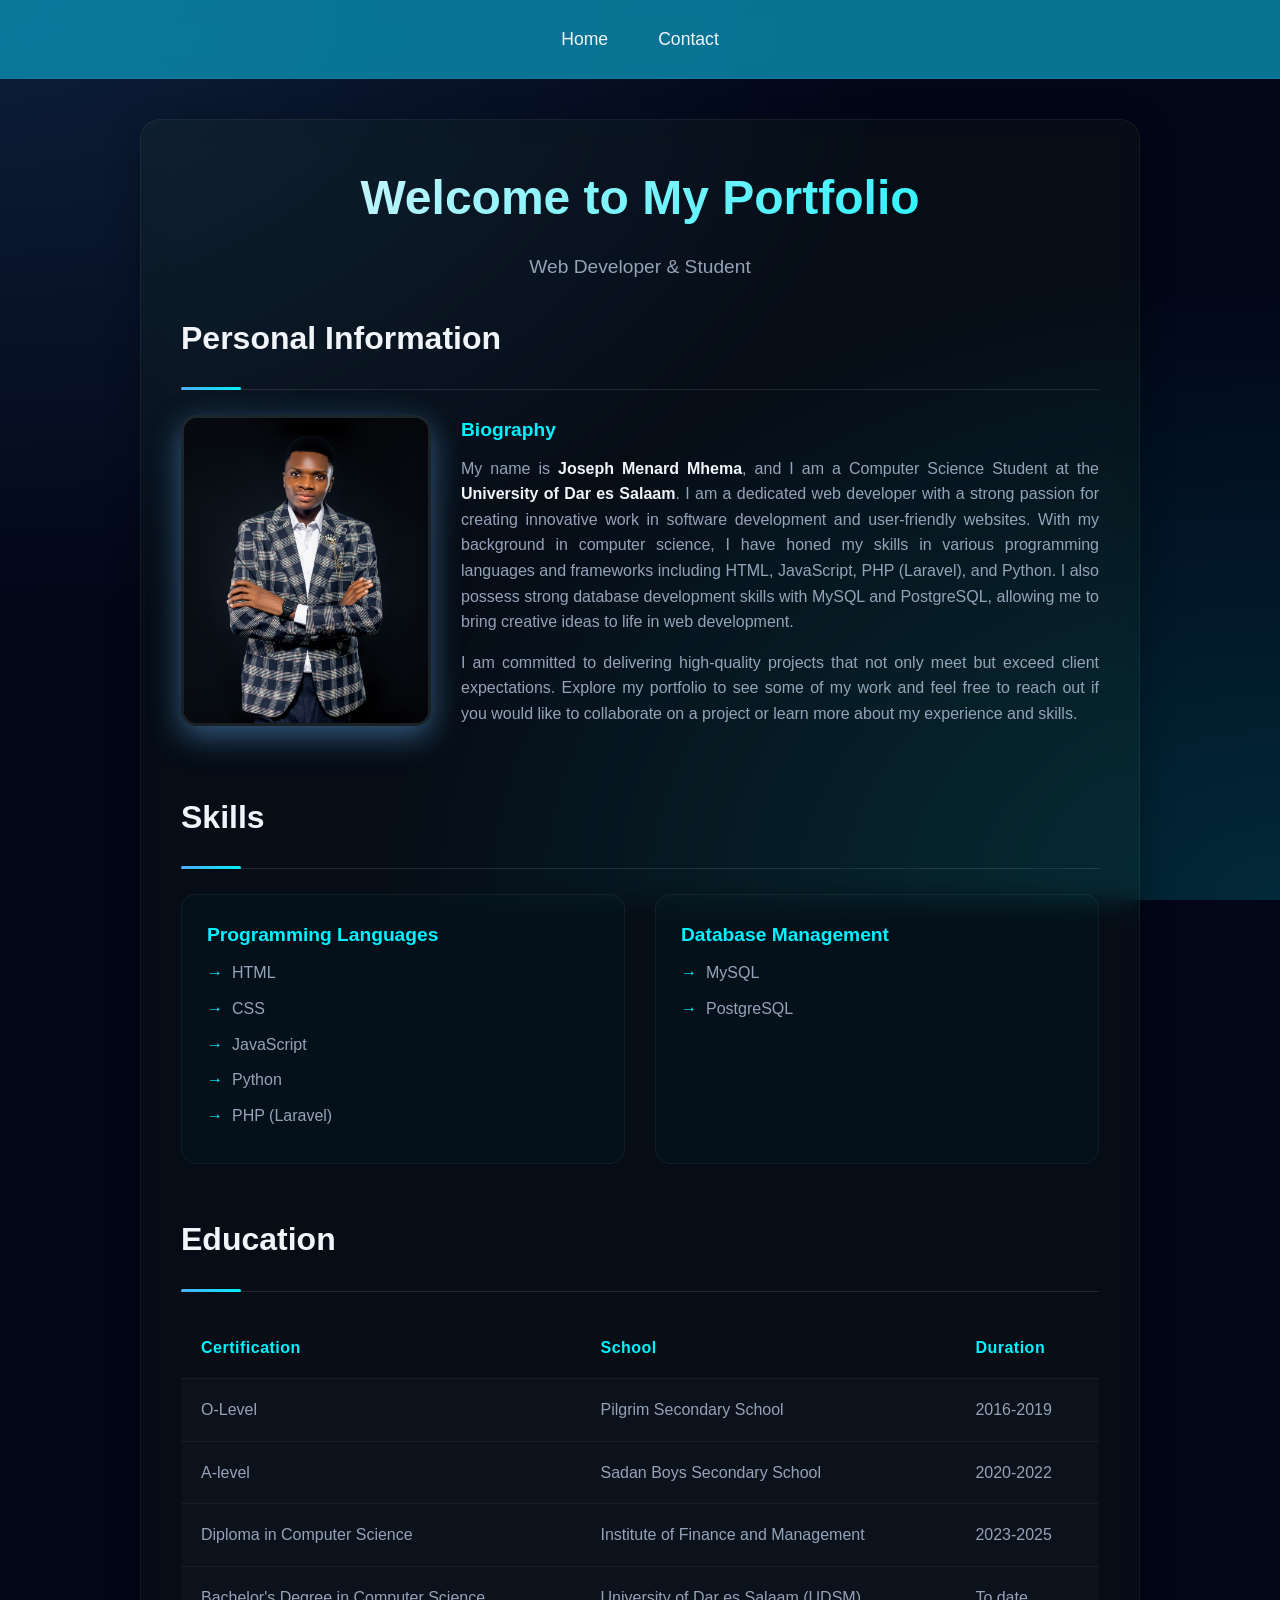
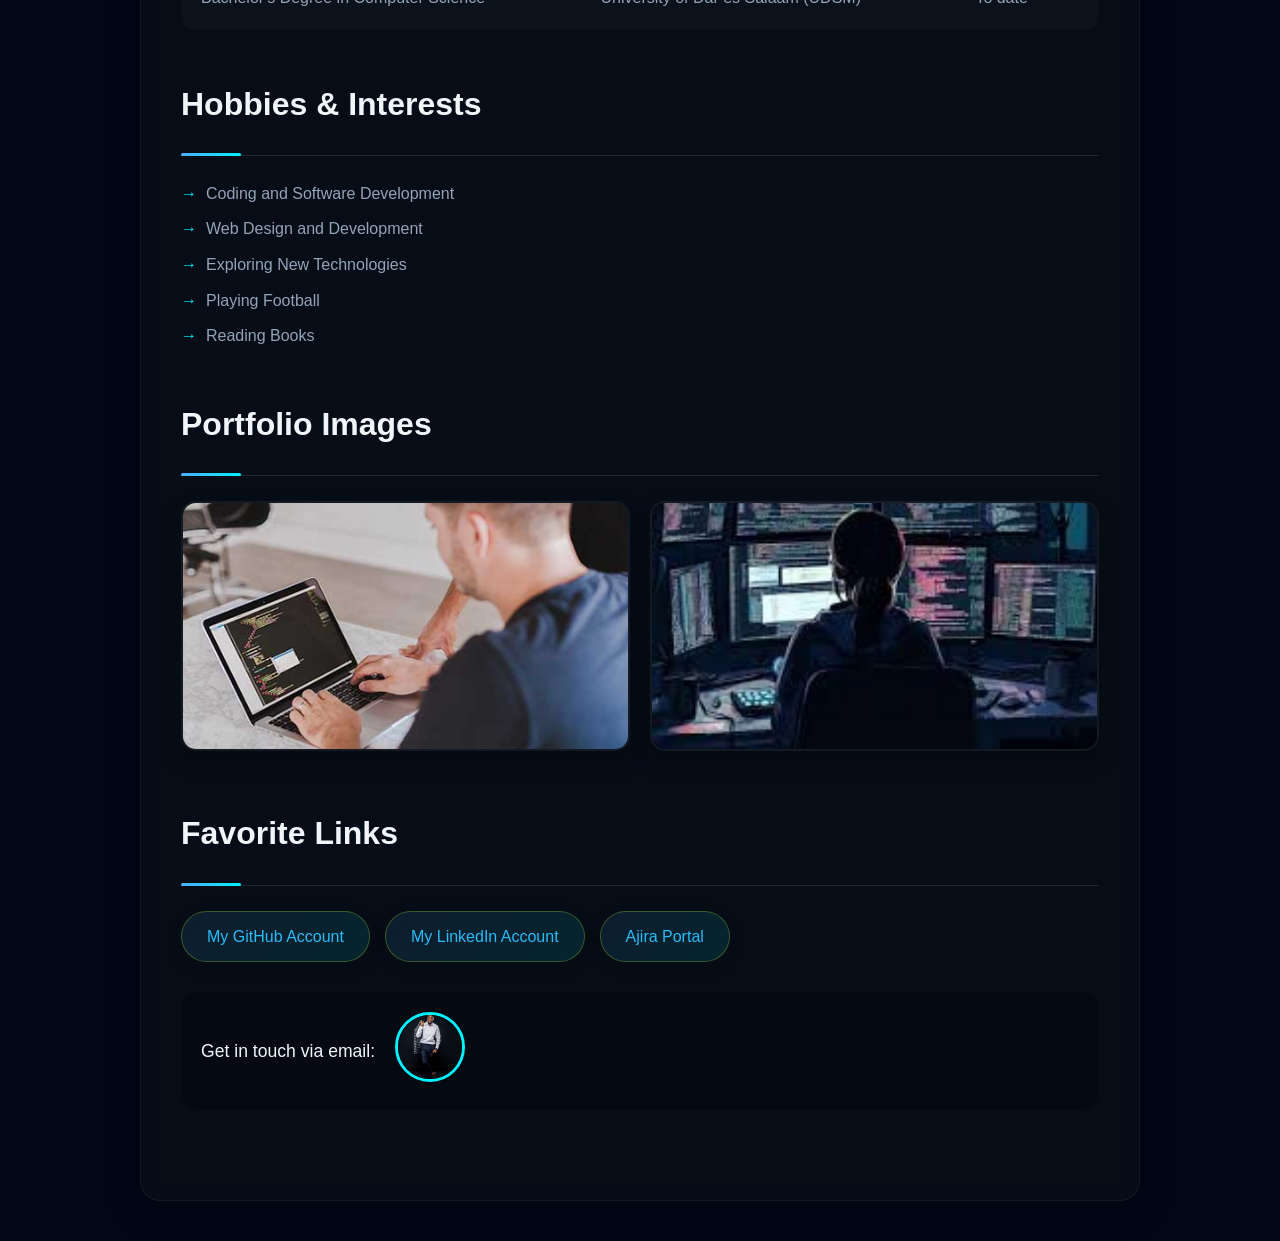
<file: individuals/profile7.html>
<!DOCTYPE html>
<html lang="en">
<head>
    <meta charset="UTF-8">
    <meta name="viewport" content="width=device-width, initial-scale=1.0">
    <title>Joseph Portfolio - Web Developer</title>
    
    <link rel="stylesheet" href="../css/profile7.css">
</head>
<body>


<!-- Navigation -->
<nav>
    <a href="../index.html">Home</a>
    <a href="../individuals/contact.html">Contact</a>
</nav>

<!-- Main Container -->
<div class="container glass-panel">
    <header class="portfolio-header">
        <h1>Welcome to My Portfolio</h1>
        <p class="subtitle">Web Developer & Student</p>
    </header>

    <!-- Personal Information Section -->
    <section class="section">
        <div class="section-header">
            <h2>Personal Information</h2>
        </div>
        <div class="bio-content">
    
    <img src="../images/jose.jpg" alt="Profile Picture" width="200">
    
    <h3>Biography</h3>
    <p>My name is <strong>Joseph Menard Mhema</strong>, and I am a Computer Science Student at the <strong>University of Dar es Salaam</strong>. I am a dedicated web developer with a strong passion for creating innovative work in software development and user-friendly websites. With my background in computer science, I have honed my skills in various programming languages and frameworks including HTML, JavaScript, PHP (Laravel), and Python. I also possess strong database development skills with MySQL and PostgreSQL, allowing me to bring creative ideas to life in web development.</p>
    
    <p>I am committed to delivering high-quality projects that not only meet but exceed client expectations. Explore my portfolio to see some of my work and feel free to reach out if you would like to collaborate on a project or learn more about my experience and skills.</p>
    
        </div>
    </section>
    
    <!-- Skills Section -->
    <section class="section">
        <div class="section-header">
            <h2>Skills</h2>
        </div>
        
        <div class="skills-grid">
            <div class="skill-category">
                <h3>Programming Languages</h3>
    <ul>
        <li>HTML</li>
        <li>CSS</li>
        <li>JavaScript</li>
        <li>Python</li>
        <li>PHP (Laravel)</li>
    </ul>
    
            </div>
            
            <div class="skill-category">
                <h3>Database Management</h3>
                <ul>
                    <li>MySQL</li>
                    <li>PostgreSQL</li>
                </ul>
            </div>
        </div>
    </section>

    <!-- Education Section -->
    <section class="section">
        <div class="section-header">
            <h2>Education</h2>
        </div>
        <div class="table-container">
            <table>
                <tr>
            <th>Certification</th>
            <th>School</th>
            <th>Duration</th>
        </tr>
        <tr>
            <td>O-Level</td>
            <td>Pilgrim Secondary School</td>
            <td>2016-2019</td>
        </tr>
        <tr>
            <td>A-level</td>
            <td>Sadan Boys Secondary School</td>
            <td>2020-2022</td>
        </tr>
        <tr>
            <td>Diploma in Computer Science</td>
            <td>Institute of Finance and Management</td>
            <td>2023-2025</td>
        </tr>
        <tr>
            <td>Bachelor's Degree in Computer Science</td>
            <td>University of Dar es Salaam (UDSM)</td>
            <td>To date</td>
        </tr>
    </table>
            </table>
        </div>
    </section>

    <!-- Hobbies/Interests Section -->
    <section class="section">
        <div class="section-header">
            <h2>Hobbies & Interests</h2>
        </div>
        <ul class="hobbies-list">
            <li>Coding and Software Development</li>
        <li>Web Design and Development</li>
        <li>Exploring New Technologies</li>
        <li>Playing Football</li>
        <li>Reading Books</li>
        </ul>
    </section>

    <!-- Images Section -->
    <section class="section">
        <div class="section-header">
            <h2>Portfolio Images</h2>
        </div>
        <div class="image-gallery">
            <div class="gallery-item">
                <img src="../images/service.jpg" alt="Portfolio Photo">
            </div>
            <div class="gallery-item">
                <img src="../images/Na.jpg" alt="Project Portfolio Photo">
            </div>
        </div>
    </section>

    <!--Favorite links-->
    <section class="section">
        <div class="section-header">
            <h2>Favorite Links</h2>
        </div>
        <div class="links-container">
            <a href="http://www.github.com" target="_blank" class="glow-button">My GitHub Account</a>
            <a href="http://www.linkedin.com" target="_blank" class="glow-button">My LinkedIn Account</a>
            <a href="https://portal.ajira.go.tz/" target="_blank" class="glow-button">Ajira Portal</a>
        </div>
        
        <div class="contact-footer">
            <p>Get in touch via email:</p>
            <a href="https://mail.google.com/mail/u/0/" target="_blank" class="email-link">
                <img src="../images/manard.1.jpg" alt="Email Me" class="avatar">
            </a>
        </div>
    </section>

</div> <!-- End of container -->

</body>
</html>
</file>
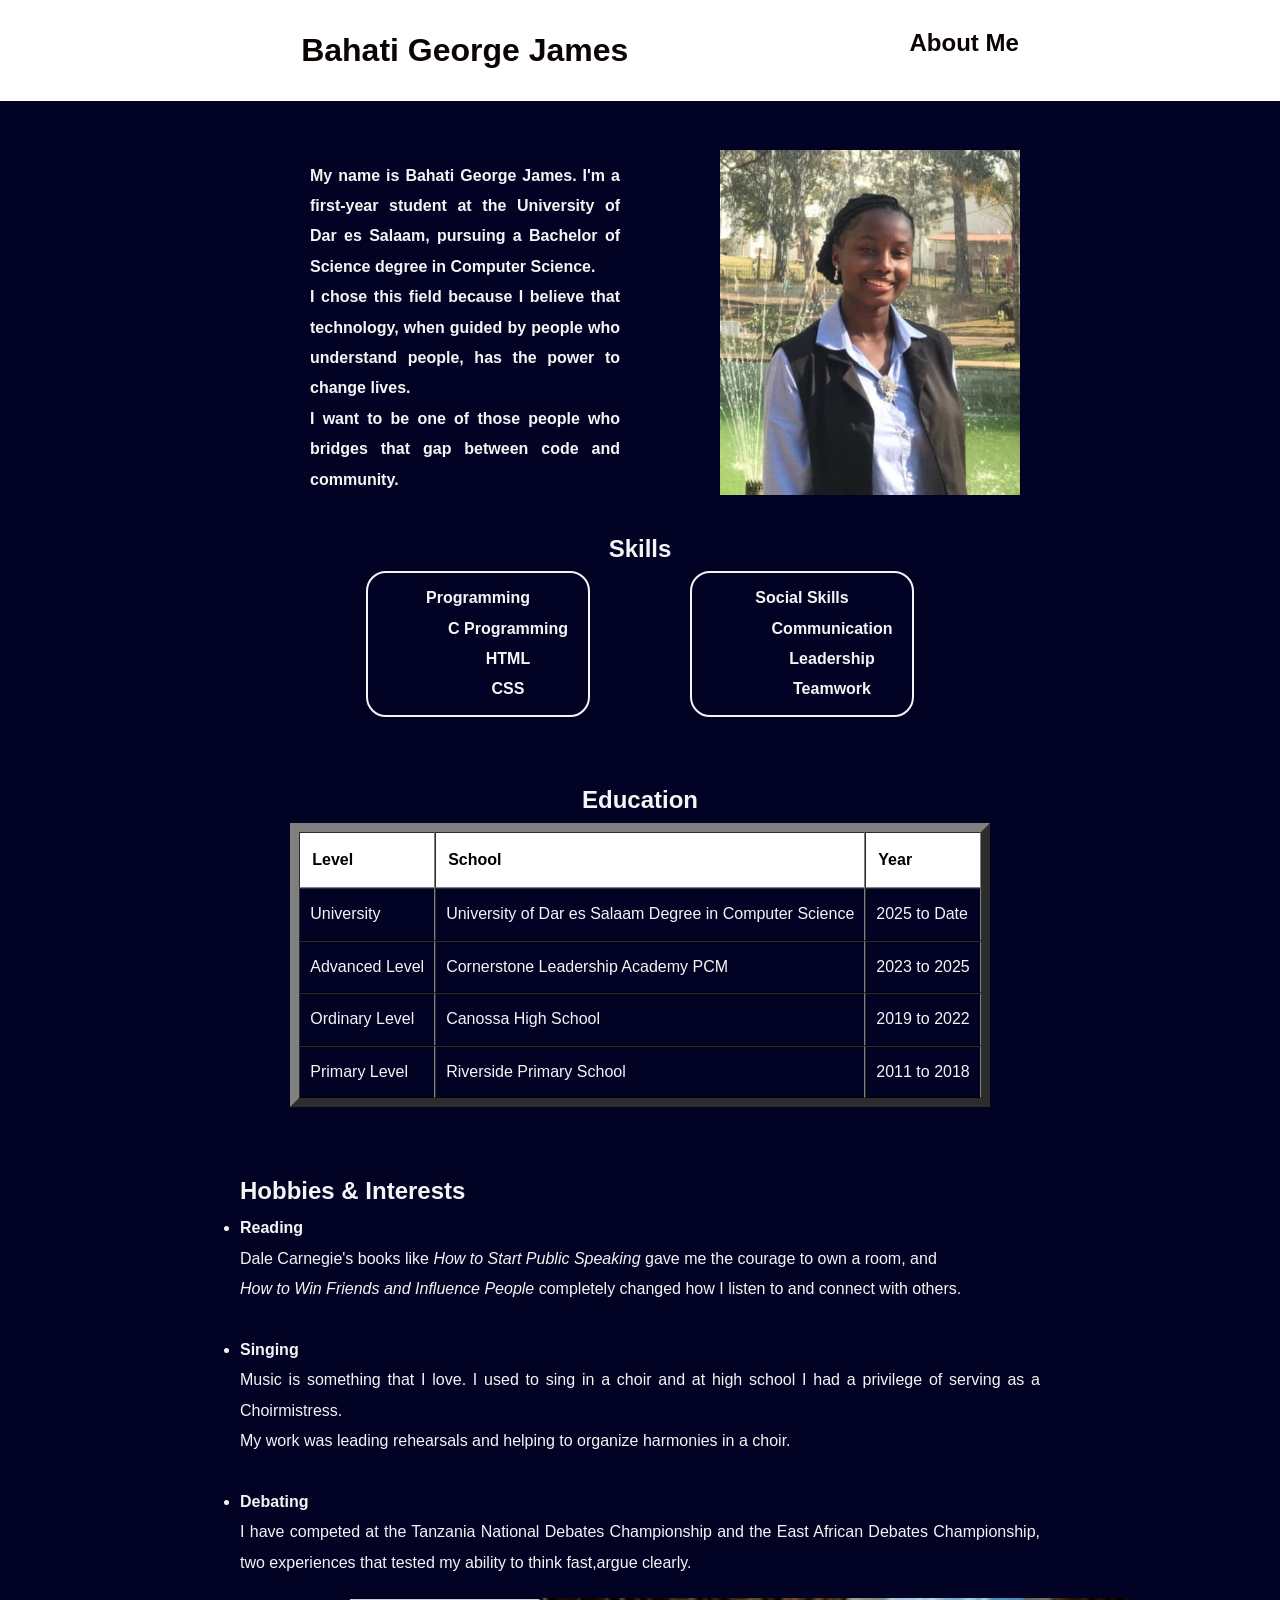
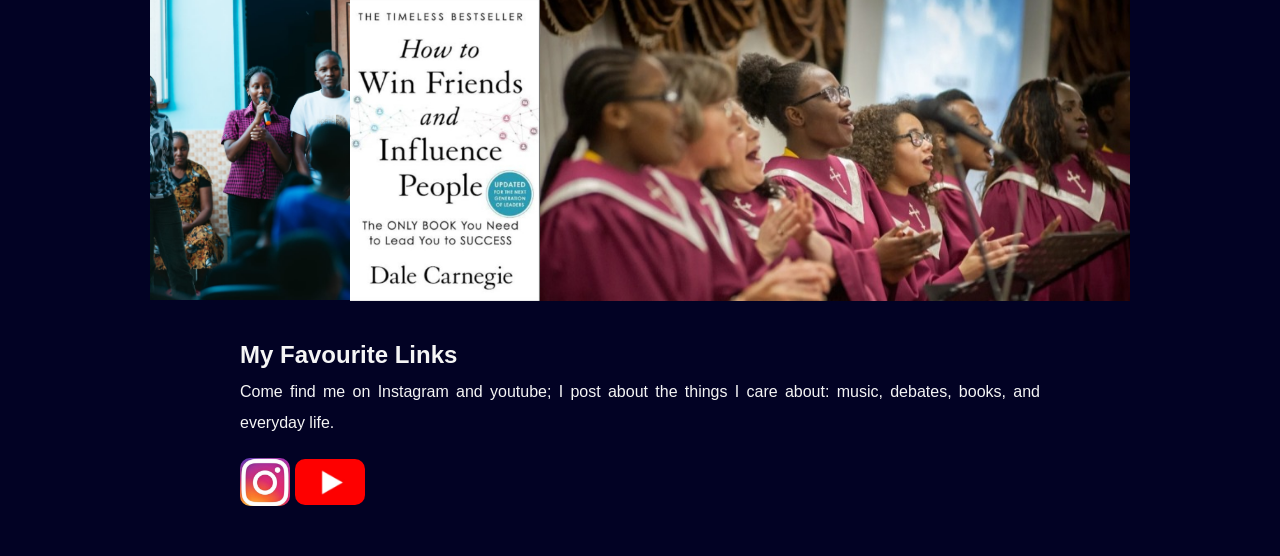
<file: individuals/profile8.html>
<!DOCTYPE html>
<html lang="en">

<head>
    <meta charset="UTF-8">
    <meta name="viewport" content="width=device-width, initial-scale=1.0">
    
    <title>Bahati George James Personal Portfolio</title>
    <link rel="stylesheet" href="../css/profile8.css">
</head>

<body>
    <header class="header">

    <h1>Bahati George James</h1>
    <h2>About Me</h2>
    </header>
<div class="main-container">
    <p>
        <div class="left">
       <strong>My name is Bahati George James.  I'm a first-year student at the University 
        of Dar es Salaam, pursuing a Bachelor of Science degree in Computer
        Science. <br>I chose this field because I believe that technology, when guided by
        people who understand people, has the power to change lives.<br> I want to
        be one of those people who bridges that gap between code and community. </strong>    
        </div>
    </p>
    <div class="right pic">
        <img
            src="../images/bahati.jpeg"
            alt="Bahati George James  personal profile photo"
            width="300"
        >
    </div>
    </div>  
<center>
   <h2>Skills</h2>

    
<strong>
        <!-- Main skill 1: Programming -->
         <div class="skills-container">
        <li>
        
            <div class="skills-programming">
            Programming
            <ul>
                <li>C Programming</li>
                <li>HTML</li>
                <li>CSS</li>
            </ul>
            </div>
        </li>
    

        <!-- Main skill 2: Social Skills-->
         
        <li>
            <div class="skills-social">
            Social Skills
            <ul>   
                <li>Communication</li>
                <li>Leadership</li>
                <li>Teamwork</li>
            </ul>
            </div>
        </li>
         </div>
        
</strong>
    

    
    <!--education background -->
<br><br>    
              <h2>Education</h2>
              <div class="styled-table">
    <table border="9" cellpadding="8" cellspacing="0">
   
        <!-- Header row <th> renders bold text and acts as column titles -->
        <tr>
            <th>Level</th>
            <th>School</th>
            <th>Year</th>
        </tr>

        <!-- Row 1: Most recent University -->
        <tr>
            <td>University</td>
            <td>University of Dar es Salaam  Degree in Computer Science</td>
            <td>2025 to Date</td>
        </tr>

        <!-- Row 2: Advanced Level (A-Levels) -->
        <tr>
            <td>Advanced Level</td>
            <td>Cornerstone Leadership Academy PCM</td>
            <td>2023 to 2025</td>
        </tr>

        <!-- Row 3: Ordinary Level (O-Levels) -->
        <tr>
            <td>Ordinary Level</td>
            <td>Canossa High School</td>
            <td>2019 to 2022</td>
        </tr>

        <!-- Row 4: Primary Level where it all started -->
        <tr>
            <td>Primary Level</td>
            <td>Riverside Primary School</td>
            <td>2011 to 2018</td>
        </tr>

    </table>
              </div>
</center>
    
<br><br>
    
    <h2>Hobbies & Interests</h2>

    <ul>

        <!-- Hobby 1: Reading -->
        <li>
            <strong>Reading</strong>
            <br>
            <p>
                Dale Carnegie's books like <em>How to Start Public
                Speaking</em> gave me the courage to own a room, and <br><em>How to Win
                Friends and Influence People</em> completely changed how I listen to
                and connect with others.
        </li>
<br>
        <!-- Hobby 2: Singing -->
        <li>
            <strong>Singing</strong>
            <p>
                Music is something that I love. I used to sing in a
                choir and at high school I had a privilege of serving as a Choirmistress.<br>
                My work was leading rehearsals and helping to organize harmonies in a choir. <br>
               
                
            </p>
        </li>
<br>
        <!-- Hobby 3: Debating -->
        <li>
            <strong>Debating</strong>
            <p>
                I have competed at the Tanzania National Debates Championship
                and the East African Debates Championship, two experiences that
                tested my ability to think fast,argue clearly.
            </p>
        </li>

    </ul>
    <div class="hobbies-pics">
<img src="../images/bahati2.jpeg" alt="Bahati " width="200">
<img src="../images/book.jpeg" alt="Book " width="190" >
<img src="../images/choir.jpeg" alt="sing" width="590" >

</div>
<br>  
<h2>My Favourite Links</h2>
    <p>
        Come find me on Instagram and youtube; I post about the things I care about:
        music, debates, books, and everyday life.
    </p>


<div class="links">
    <!-- favorites links -->
    <a href="https://www.instagram.com/bahatibairi?igsh=MThnamNnYmJ4b3ZoZg==" target="_blank">
        
        <img src="../images/ig.jpeg" alt="Instagram logo" width="50" style="border-radius: 10px;">
        
    </a>
                
                <!--external links-->
    <a href="https://youtube.com/shorts/6JDShGLvQTw?si=JzAdGlIdGRSLVhcE" target="_blank">
    <img src="../images/youtube.jpeg" alt="YouTube logo" width="70" style="border-radius: 10px;"">
    </a>
    </div>
      

</body>
</html>
</file>
<file: css/index.css>
/* ========================================== */
/*      GLOBAL & PROFILE PAGE STYLES          */
/* ========================================== */

:root {
    /*Primary color*/
    --primary-color: #00f2fe;
    /*Secondary color*/
    --secondary-color: #4facfe;
    /*Dark background*/
    --bg-dark: #0f172a;
    /*Darker background*/
    --bg-darker: #020617;
    /*Main text color*/
    --text-main: #f1f5f9;
    /*Muted text color*/
    --text-muted: #94a3b8;
    /*Glass background*/
    --glass-bg: rgba(170, 240, 42, 0.03);
    /*Glass border*/
    --glass-border: rgba(255, 255, 255, 0.05);
    --glass-shadow: 0 8px 32px 0 rgba(0, 0, 0, 0.3);
}



* {
    margin: 0;
    padding: 0;
    box-sizing: border-box;
    font-family: 'Poppins', sans-serif;
}

body {
    background-color: var(--bg-darker);
    background-image: 
        radial-gradient(at 0% 0%, rgba(79, 172, 254, 0.15) 0px, transparent 50%),
        radial-gradient(at 100% 100%, rgba(0, 242, 254, 0.15) 0px, transparent 50%);
    background-attachment: fixed;
    color: var(--text-main);
    line-height: 1.6;
    min-height: 100vh;
    overflow-x: hidden;
    position: relative;
}



/* Navigation */
nav {
    display: flex;
    justify-content: center;
    gap: 30px;
    padding: 20px 0;
    background: rgba(11, 142, 178, 0.8);
    backdrop-filter: blur(10px);
    position: sticky;
    top: 0;
    z-index: 100;
    border-bottom: 1px solid var(--glass-border);
}

nav a {
    color: var(--text-main);
    text-decoration: none;
    font-weight: 500;
    font-size: 1.1rem;
    position: relative;
    padding: 5px 10px;
    transition: color 0.3s;
}



nav a:hover {
    color: var(--primary-color);
}

nav a:hover::after {
    width: 100%;
}

/* Container */
.container {
    max-width: 1000px;
    margin: 40px auto;
    padding: 40px;
    border-radius: 20px;
}

.glass-panel {
    background: var(--glass-bg);
    backdrop-filter: blur(12px);
    -webkit-backdrop-filter: blur(12px);
    border: 1px solid var(--glass-border);
    box-shadow: var(--glass-shadow);
}

/* Typography elements */
h1, h2, h3 {
    margin-bottom: 15px;
    font-weight: 600;
}

h1 {
    font-size: 3rem;
    background: linear-gradient(135deg, var(--text-main) 0%, var(--primary-color) 100%);
    -webkit-background-clip: text;
    background-clip: text;
    -webkit-text-fill-color: transparent;
    text-align: center;
}

h2 {
    font-size: 2rem;
    color: var(--text-main);
}

h3 {
    font-size: 1.2rem;
    color: var(--primary-color);
    margin-bottom: 10px;
}

.subtitle {
    text-align: center;
    color: var(--text-muted);
    font-size: 1.2rem;
    margin-bottom: 30px;
}

/* Sections */
.section {
    margin-bottom: 50px;
}

.section-header {
    border-bottom: 1px solid rgba(255,255,255,0.1);
    padding-bottom: 10px;
    margin-bottom: 25px;
    position: relative;
}

.section-header::after {
    content: '';
    position: absolute;
    bottom: -1px;
    left: 0;
    width: 60px;
    height: 3px;
    background: linear-gradient(90deg, var(--secondary-color), var(--primary-color));
    border-radius: 3px;
}

p {
    color: var(--text-muted);
    margin-bottom: 15px;
    text-align: justify;
}

strong {
    color: var(--text-main);
}

/* Images inside sections */
img {
    border-radius: 12px;
    max-width: 100%;
    height: auto;
    transition: transform 0.4s ease, box-shadow 0.4s ease;
}

.bio-content img {
    float: left;
    margin-right: 30px;
    margin-bottom: 15px;
    border: 3px solid rgba(191, 203, 146, 0.1);
    box-shadow: 0 10px 30px rgba(96, 165, 230, 0.5);
    border-radius: 16px;
    width: 250px;
}

.bio-content img:hover {
    transform: translateY(-5px);
    box-shadow: 0 15px 40px rgba(64, 162, 223, 0.2);
}

/* Clearfix for float */
.bio-content::after {
    content: "";
    display: table;
    clear: both;
}

/* Skills */
.skills-grid {
    display: grid;
    grid-template-columns: repeat(auto-fit, minmax(280px, 1fr));
    gap: 30px;
}

.skill-category {
    background: rgba(31, 230, 216, 0.02);
    padding: 25px;
    border-radius: 15px;
    border: 1px solid rgba(255,255,255,0.05);
    transition: transform 0.3s ease;
}

.skill-category:hover {
    transform: translateY(-5px);
    background: rgba(27, 107, 236, 0.04);
}

ul {
    list-style-type: none;
}

.skill-category li, .hobbies-list li {
    margin-bottom: 10px;
    position: relative;
    padding-left: 25px;
    color: var(--text-muted);
}

.skill-category li::before, .hobbies-list li::before {
    content: '→';
    position: absolute;
    left: 0;
    color: var(--primary-color);
}

/* Tables */
.table-container {
    overflow-x: auto;
}

table {
    width: 100%;
    border-collapse: separate;
    border-spacing: 0;
    background: rgba(255,255,255,0.02);
    border-radius: 12px;
    overflow: hidden;
}

th, td {
    padding: 18px 20px;
    text-align: left;
}

th {
    background: rgba(0,0,0,0.2);
    color: var(--primary-color);
    font-weight: 600;
    letter-spacing: 0.5px;
}

td {
    border-top: 1px solid rgba(255,255,255,0.05);
    color: var(--text-muted);
}

tr:hover td {
    background: rgba(255,255,255,0.03);
    color: var(--text-main);
}

/* Image gallery */
.image-gallery {
    display: grid;
    grid-template-columns: repeat(auto-fit, minmax(200px, 1fr));
    gap: 20px;
}

.gallery-item img {
    width: 100%;
    height: 250px;
    object-fit: cover;
    border-radius: 15px;
    box-shadow: 0 10px 20px rgba(0,0,0,0.3);
    border: 2px solid rgba(255,255,255,0.05);
}

.gallery-item img:hover {
    transform: scale(1.03);
    border-color: var(--primary-color);
    box-shadow: 0 15px 30px rgba(0, 242, 254, 0.3);
}

/* Link Actions & Buttons */
.links-container {
    display: flex;
    flex-wrap: wrap;
    gap: 15px;
}

.glow-button {
    display: inline-block;
    padding: 12px 25px;
    font-weight: 500;
    text-decoration: none;
    color: #2abaf8;
    background: linear-gradient(135deg, rgba(79,172,254,0.1), rgba(0,242,254,0.1));
    border: 1px solid rgba(167, 226, 40, 0.3);
    border-radius: 30px;
    transition: all 0.3s ease;
    box-shadow: 0 4px 15px rgba(0,0,0,0.2);
}

.glow-button:hover {
    background: linear-gradient(135deg, var(--secondary-color), var(--primary-color));
    transform: translateY(-3px);
    box-shadow: 0 8px 25px rgba(0, 242, 254, 0.4);
    border-color: transparent;
}

/* Footer / Contact email */
.contact-footer {
    display: flex;
    align-items: center;
    gap: 20px;
    background: rgba(0,0,0,0.2);
    padding: 20px;
    border-radius: 15px;
    margin-top: 30px;
}

.contact-footer p {
    margin: 0;
    font-size: 1.1rem;
    color: var(--text-main);
}

.avatar {
    width: 70px;
    height: 70px;
    border-radius: 50%;
    object-fit: cover;
    border: 3px solid var(--primary-color);
    transition: transform 0.3s cubic-bezier(0.175, 0.885, 0.32, 1.275);
}

.avatar:hover {
    transform: scale(1.1) rotate(5deg);
    box-shadow: 0 0 20px rgba(0, 242, 254, 0.5);
}

/* Responsive */
@media (max-width: 768px) {
    .container {
        padding: 25px;
        margin: 20px;
    }
    
    .bio-content img {
        float: none;
        display: block;
        margin: 0 auto 20px auto;
        width: 100%;
        max-width: 300px;
    }
    
    h1 {
        font-size: 2.2rem;
    }
    
    .links-container {
        flex-direction: column;
    }
    
    .glow-button {
        text-align: center;
    }
}

/* ========================================== */
/*           CONTACT PAGE STYLES              */
/* ========================================== */

.form-group {
    margin-bottom: 25px;
}

.form-group label {
    display: block;
    margin-bottom: 8px;
    color: var(--text-main);
    font-weight: 500;
}

.form-control {
    width: 100%;
    padding: 14px 18px;
    background: rgba(255, 255, 255, 0.03);
    border: 1px solid rgba(255, 255, 255, 0.1);
    border-radius: 10px;
    color: var(--text-main);
    font-family: 'Poppins', sans-serif;
    font-size: 1rem;
    transition: all 0.3s ease;
}

.form-control:focus {
    outline: none;
    border-color: var(--primary-color);
    background: rgba(255, 255, 255, 0.06);
    box-shadow: 0 0 15px rgba(0, 242, 254, 0.15);
}

.form-control::placeholder {
    color: var(--text-muted);
}

.radio-group, .checkbox-group {
    display: flex;
    flex-wrap: wrap;
    gap: 20px;
    margin-top: 5px;
}

.radio-item, .checkbox-item {
    display: flex;
    align-items: center;
    gap: 8px;
    color: var(--text-muted);
    cursor: pointer;
}

.radio-item input, .checkbox-item input {
    accent-color: var(--primary-color);
    width: 18px;
    height: 18px;
    cursor: pointer;
}

.form-actions {
    display: flex;
    gap: 20px;
    margin-top: 35px;
}

.contact-card {
    background: rgba(255, 255, 255, 0.02);
    padding: 25px;
    border-radius: 15px;
    border: 1px solid rgba(255, 255, 255, 0.05);
    transition: transform 0.3s ease, border-color 0.3s ease;
}

.contact-card:hover {
    transform: translateY(-5px);
    border-color: rgba(0, 242, 254, 0.4);
    box-shadow: 0 10px 20px rgba(0, 0, 0, 0.2);
}

.contact-card h4 {
    color: var(--primary-color);
    margin-bottom: 12px;
    font-size: 1.2rem;
}

.contact-card p {
    margin-bottom: 8px;
    font-size: 0.95rem;
}

.contact-card a {
    color: var(--secondary-color);
    text-decoration: none;
    transition: color 0.3s;
}

.contact-card a:hover {
    color: var(--primary-color);
    text-decoration: underline;
}


/* INDEX PAGE STYLES */


.page-header {
    text-align: center;
    margin-bottom: 40px;
}

.hero-text {
    font-size: 1.15rem;
    color: var(--text-muted);
    max-width: 800px;
    margin: 0 auto;
    line-height: 1.8;
    text-align: justify;
}

.nav-grid {
    display: grid;
    grid-template-columns: repeat(auto-fit, minmax(220px, 1fr));
    gap: 20px;
    margin-top: 45px;
}

.nav-card {
    background: rgba(255, 255, 255, 0.03);
    border: 1px solid rgba(255, 255, 255, 0.05);
    padding: 25px 20px;
    border-radius: 15px;
    text-align: center;
    text-decoration: none;
    color: var(--text-main);
    transition: all 0.4s ease;
    position: relative;
    overflow: hidden;
    display: flex;
    flex-direction: column;
    align-items: center;
    justify-content: center;
}

.nav-card::before {
    content: '';
    position: absolute;
    top: 0;
    left: 0;
    width: 100%;
    height: 100%;
    background: linear-gradient(135deg, rgba(79, 172, 254, 0.1), rgba(0, 242, 254, 0.1));
    opacity: 0;
    transition: opacity 0.4s ease;
}

.nav-card:hover {
    transform: translateY(-8px);
    border-color: var(--primary-color);
    box-shadow: 0 15px 30px rgba(0, 242, 254, 0.15);
}

.nav-card:hover::before {
    opacity: 1;
}

.nav-card h3 {
    margin: 0;
    margin-bottom: 8px;
    font-size: 1.3rem;
    position: relative;
    z-index: 1;
    color: var(--secondary-color);
}

.nav-card p {
    margin: 0;
    font-size: 0.9rem;
    color: var(--text-main);
    position: relative;
    z-index: 1;
}

.nav-card.contact-link {
    border-color: rgba(167, 226, 40, 0.3);
    grid-column: 1 / -1;
    padding: 20px;
    background: rgba(167, 226, 40, 0.05);
    margin-top: 20px;
}

.nav-card.contact-link:hover {
    border-color: rgba(167, 226, 40, 0.8);
    box-shadow: 0 15px 30px rgba(167, 226, 40, 0.15);
}

.nav-card.contact-link h3 {
    color: rgba(167, 226, 40, 1);
}
</file>
<file: css/contact.css>
/* General Reset and Body Styling */
body {
    font-family: Kippax, system-ui, -apple-system, 'Segoe UI', Roboto, Helvetica, Arial, sans-serif;
    background-color: #f4f7f9;
    color: #333;
    line-height: 1.6;
    margin: 0;
    padding: 20px;
}

.card-container {
    display: grid;
    grid-template-columns: 16fr 16fr;
    gap: 20px;
}

a {
    color: #0288d1;
    text-decoration: none;
    transition: color 0.3s;
}

a:hover {
    color: #01579b;
    text-decoration: underline;
}

/* Header Styling */
h4 {
    font-size: 1.5rem;
    color: #0277bd;
    margin-top: 40px;
    margin-bottom: 20px;
    text-transform: uppercase;
    letter-spacing: 1px;
}

hr {
    border: 0;
    height: 1px;
    background: #d1d9e0;
    margin-bottom: 30px;
}

/* Contact Cards Container */
/* Note: This styles the <p> tags containing contact info as cards */
p {
    background: white;
    border-radius: 12px;
    padding: 20px;
    margin-bottom: 20px;
    box-shadow: 0 4px 6px rgba(0, 0, 0, 0.05);
    border-left: 5px solid #0288d1;
    transition: transform 0.2s;
}

p:hover {
    transform: translateY(-5px);
    box-shadow: 0 8px 15px rgba(0, 0, 0, 0.1);
}

/* Form Container Styling */
form {
    max-width: 600px;
    margin: 0 auto 50px auto;
    background: white;
    padding: 30px;
    border-radius: 15px;
    box-shadow: 0 10px 25px rgba(0, 0, 0, 0.08);
}

/* Input Fields Styling */
input[type="text"],
input[type="email"],
textarea {
    width: 100%;
    padding: 12px;
    margin-top: 8px;
    border: 1px solid #ced4da;
    border-radius: 8px;
    box-sizing: border-box;
    /* Important for width */
    font-size: 14px;
    transition: border-color 0.3s, box-shadow 0.3s;
}

input:focus,
textarea:focus {
    outline: none;
    border-color: #0288d1;
    box-shadow: 0 0 0 3px rgba(2, 136, 209, 0.1);
}

/* Textarea specific */
textarea {
    resize: vertical;
    font-family: inherit;
}

/* Radio and Checkbox Alignment */
input[type="radio"],
input[type="checkbox"] {
    margin-right: 10px;
    cursor: pointer;
}

/* Buttons */
input[type="submit"],
input[type="reset"] {
    padding: 12px 25px;
    border: none;
    border-radius: 8px;
    font-weight: bold;
    cursor: pointer;
    transition: background 0.3s, transform 0.1s;
    margin-right: 10px;
}

input[type="submit"] {
    background-color: #0288d1;
    color: white;
}

input[type="submit"]:hover {
    background-color: #01579b;
}

input[type="reset"] {
    background-color: #e9ecef;
    color: #495057;
}

input[type="reset"]:hover {
    background-color: #dee2e6;
}

input:active {
    transform: scale(0.98);
}

input[type="submit"]:hover,
input[type="reset"]:hover {
    transform: translateY(-5px);
    box-shadow: 0 8px 15px rgba(0, 0, 0, 0.1);
}
</file>
<file: css/profile2.css>
:root {
    --black: #000000ff;
    --prussian-blue: rgb(26, 84, 33);
    --orange: #fca311ff;
    --alabaster-grey: #e5e5e5ff;
    --white: #ffffffff;
    --black-rgb: 0, 0, 0;
    --prussian-blue-rgb: 20, 33, 61;
    --orange-rgb: 252, 163, 17;
    --alabaster-grey-rgb: 229, 229, 229;
    --white-rgb: 255, 255, 255;
}

body{
    background-image: linear-gradient(330deg, var(--prussian-blue), var(--alabaster-grey), var(--orange));
    font-family: system-ui, -apple-system, BlinkMacSystemFont, 'Segoe UI', Roboto, Oxygen, Ubuntu, Cantarell, 'Open Sans', 'Helvetica Neue', sans-serif;    
    margin-top: auto;
    margin-bottom: auto;
    padding: 20px;
    scroll-behavior: smooth;
    zoom: 125%;
}

img{
    width: 200px;
    height: 200px;
    border-radius: 50%;
    display: block;
    margin-left: auto;
    margin-right: auto;
    box-shadow: 0 4px 8px rgba(0,0,0,0.1);
    transition: all 0.3s ease;
}

img:hover{
    transform: scale(1.05);
    box-shadow: 0 8px 16px rgba(0,0,0,0.2);
}

h1{
    text-align: center;
    color: var(--black);
    font-size: 30px;
    margin-bottom: 20px;
    font-family: Impact, Haettenschweiler, 'Arial Narrow Bold', sans-serif;
}

h2{
    color: var(--black);
    font-size: 25px;
    margin-bottom: 15px;
    font-family: Impact, Haettenschweiler, 'Arial Narrow Bold', sans-serif;
}

.intro{
    background: radial-gradient(circle at center, rgba(var(--white-rgb), 0.9), rgba(var(--alabaster-grey-rgb), 0.6));
    padding: 20px;
    border-radius: 20px;
    margin-bottom: 20px;
    box-shadow: 0 4px 8px rgba(0,0,0,0.1), inset 0 0 20px rgba(0,0,0,0.05);
    transition: all 0.3s ease;
}

.intro:hover{
    background: radial-gradient(circle at center, rgba(var(--white-rgb), 1), rgba(var(--alabaster-grey-rgb), 0.8));
    transform: translateY(-5px);
    box-shadow: 0 8px 16px rgba(0,0,0,0.2), inset 0 0 30px rgba(0,0,0,0.1);
}

.life{
    background: radial-gradient(circle at center, rgba(var(--white-rgb), 0.9), rgba(var(--alabaster-grey-rgb), 0.6));
    padding: 20px;
    border-radius: 20px;
    margin-bottom: 20px;
    box-shadow: 0 4px 8px rgba(0,0,0,0.1), inset 0 0 20px rgba(0,0,0,0.05);
    transition: all 0.3s ease;
}

.life:hover{
    background: radial-gradient(circle at center, rgba(var(--white-rgb), 1), rgba(var(--alabaster-grey-rgb), 0.8));
    transform: translateY(-5px);
    box-shadow: 0 8px 16px rgba(0,0,0,0.2), inset 0 0 30px rgba(0,0,0,0.1);
}

.skills{
    background: radial-gradient(circle at center, rgba(var(--white-rgb), 0.9), rgba(var(--alabaster-grey-rgb), 0.6));
    padding: 20px;
    border-radius: 20px;
    margin-bottom: 20px;
    box-shadow: 0 4px 8px rgba(0,0,0,0.1), inset 0 0 20px rgba(0,0,0,0.05);
    transition: all 0.3s ease;
}

.skills:hover{
    background: radial-gradient(circle at center, rgba(var(--white-rgb), 1), rgba(var(--alabaster-grey-rgb), 0.8));
    transform: translateY(-5px);
    box-shadow: 0 8px 16px rgba(0,0,0,0.2), inset 0 0 30px rgba(0,0,0,0.1);
}

table{
    width: 100%;
    border-collapse: collapse;
    margin-top: 20px;
    border-radius: 20px;
    margin-bottom: 20px;
    overflow: hidden;
    box-shadow: 0 18px 40px rgba(15, 23, 42, 0.08);
    background: radial-gradient(circle at center, rgba(var(--white-rgb), 0.9), rgba(var(--alabaster-grey-rgb), 0.6));
    border: 2px solid var(--prussian-blue);
}

th, td{
    border: 1px solid var(--prussian-blue);
    padding: 10px;
    text-align: left;
}

th{
    background: linear-gradient(to right, var(--alabaster-grey), var(--white));
    color: var(--black);
    font-family: Impact, Haettenschweiler, 'Arial Narrow Bold', sans-serif;

}

tbody tr:hover{
    background-color: var(--white);
    transform: scale(1.01);
    transition: all 0.2s ease;
}

footer{
    background: radial-gradient(circle at center, rgba(var(--white-rgb), 0.9), rgba(var(--alabaster-grey-rgb), 0.6));
    padding: 20px;
    text-align: center;
    margin-top: 20px;
    border-radius: 20px;
    overflow: hidden;
    box-shadow: 0 4px 8px rgba(0,0,0,0.1);
    color: var(--black);
    transition: all 0.3s ease;
    border: 2px solid var(--prussian-blue);
}

footer:hover{
    transform: translateY(-3px);
    box-shadow: 0 6px 12px rgba(0,0,0,0.15);
}

h3{
    color: var(--black);
    font-size: 20px;
    margin-bottom: 10px;
    font-family: Impact, Haettenschweiler, 'Arial Narrow Bold', sans-serif;
}

.hobbies{
    background: radial-gradient(circle at center, rgba(var(--white-rgb), 0.9), rgba(var(--alabaster-grey-rgb), 0.6));
    padding: 20px;
    border-radius: 20px;
    margin-bottom: 20px;
    box-shadow: 0 4px 8px rgba(0,0,0,0.1), inset 0 0 20px rgba(0,0,0,0.05);
    transition: all 0.3s ease;
}

.hobbies:hover{
    background: radial-gradient(circle at center, rgba(var(--white-rgb), 1), rgba(var(--alabaster-grey-rgb), 0.8));
    transform: translateY(-5px);
    box-shadow: 0 8px 16px rgba(0,0,0,0.2), inset 0 0 30px rgba(0,0,0,0.1);
}

a{
    color: var(--prussian-blue);
    transition: all 0.3s ease;
    text-decoration: none;
    position: relative;
}

a:hover{
    color: var(--orange);
    text-decoration: none;
    transform: scale(1.05);
    text-shadow: 0 0 8px rgba(var(--orange-rgb), 0.5);
}
</file>
<file: css/profile3.css>
*{
     margin: 0;
     padding: 0;
}

body {
     font-family:'Lucida Sans', 'Lucida Sans Regular', 'Lucida Grande', 'Lucida Sans Unicode', Geneva, Verdana, sans-serif;
     background-color: #FCEFEF;
     color: #ededed;
     max-width: 900px;
     margin: 30px auto;
     padding:20px 40px;  
     line-height: 1.6;
}

.header{
     display:flex;
     position: fixed;
     padding: 15px 0%;
     flex-wrap: wrap;
     justify-content: space-between;
     align-items: center;
     z-index: 100px;
     gap: 10px;
     top: 0;
     left: 0;
     width: 100%;
     background-color: #7E6C6C;
    
}

.top-right{
     display: flex;
     flex-wrap: wrap;
     flex-shrink:0;
     gap: 10px 25px;
}

.top-left h1{
     color: #ededed;
     text-decoration: none;
     font-weight: 700;
     font-size: 30px;
}

.top-right a{
     color: #ededed;
     text-decoration: none;
     font-weight: 500;
     transition: .2s;
     font-size: 15px;
}

.top-right a:hover{

     color: #8691CC;
}

.main-container{
     padding-top:40px;
     margin-top:0;
}
/* who is beatrice*/
h1 {
    color: #ffffff;
    background:  #c2185b;
    padding: 20px;
    border-radius: 50px;
    letter-spacing: 2px;
    text-transform: uppercase;
}
/*for each heading followed by descriptions*/
h2 {
    color: #c2185b;
    border-bottom: 2px solid #e91e63;
    padding-bottom: 6px;
    margin-top: 30px;
    letter-spacing: 1px;
}
/*the bio paragraph*/
 p {
    font-size: 16px;
    color: #4a2c2c;
    display: block;
}

p {
    background-color: #ffffff;
    padding: 15px 20px;
    border-radius: 6px;
    box-shadow: 0 2px 5px rgba(0,0,0,0.05);
}

ul {
    background-color: #ffffff;
    padding: 15px 40px;
    border-radius: 8px;
    list-style-type: disc;
}

ul li {
    padding: 4px ;
    color: #6a1b3d;
    font-weight: 500;
}
/* educational background*/
table {
    border-collapse: collapse;
    margin: 20px auto;
    width: 100%;
    background-color: #ffffff;
    border: 2px solid;
    border-radius: 8px;
    overflow: hidden;
    box-shadow: 0 4px 10px rgba(0,0,0,0.08);
}

th {
    background-color: #c2185b;
    color: #ffffff;
    padding: 12px;
    text-transform: uppercase;
    letter-spacing: 1px;
    border: 1px solid #e91e63;
}

td {
    padding: 12px 15px;
    border: 1px solid #f8bbd0;
    text-align: center;
    color: #4a2c2c;
}
/*descriptive list of hobbies*/
dl {
    background-color: #ffffff;
    padding: 20px 25px;
    border-radius: 8px;
}   
/*intellectual & academic*/
dt {
    font-weight: bold;
    color: #c2185b;
    font-size: 17px;
    margin-top: 10px;
}
/*describing my hobbies*/
dd {
    color: #4a2c2c;
    font-style: italic;
}
/*links*/
a {
    color: #c2185b;
    text-decoration: none;
    font-weight: bold;
    transition: 0.2s;
}

a:hover {
    color: #880e4f;
    text-decoration: underline;
}

img {
    display: block;
    margin: 20px auto;
    border: 2px solid #e91e63;
    border-radius: 50%;
    padding: 4px;
    background-color: #ffffff;
    transition: 0.2s;
}

img:hover {
    transform: scale(1.1);
}
</file>
<file: css/profile4.css>
:root {
  /* Green palette */
  --green-50:  #e6f5e6;
  --green-100: #cfeccf;
  --green-200: #a9e2a9;
  --green-300: #79d17a;
  --green-400: #49b65a;
  --green-500: #2a9a3a;
  --green-600: #218a31;
  --green-700: #1c7a2b;
  --green-800: #165f22;
  --green-900: #124b1b;

  --bg: #ffffff;
  --text: #1f2b21;
  --muted: #4b5a46;

  --surface: #ffffff;
  --surface-2: #f7fbf7;

  --shadow: 0 8px 20px rgba(0,0,0,.06);
  --radius: 12px;

  --focus-outline: 0 0 0 3px rgba(41, 166, 58, 0.35);
}

/* RESET */
* {
  box-sizing: border-box;
}

html, body {
  margin: 0;
  height: 100%;
  font-family: system-ui, -apple-system, "Segoe UI", Roboto, Arial, sans-serif;
  background: var(--bg);
  color: var(--text);
  line-height: 1.6;
  scroll-behavior: smooth;
}

/* LAYOUT */
.container {
  width: min(1100px, 92%);
  margin: 0 auto;
}

.flex {
  display: flex;
  align-items: center;
  gap: 0.75rem;
}

.grid {
  display: grid;
  gap: 1.25rem;
}

/* TYPOGRAPHY */
h1, h2, h3, h4, h5 {
  margin: 0 0 0.5rem;
  line-height: 1.15;
}

h1 { font-size: 2.25rem; color: var(--green-700); }
h2 { font-size: 1.75rem; color: var(--green-600); }
h3 { font-size: 1.25rem; color: var(--green-500); }

p {
  color: var(--muted);
}

/* LINKS */
a {
  color: var(--green-500);
  text-decoration: none;
}

a:hover {
  text-decoration: underline;
}

strong {
  color: var(--text);
}

/* BUTTON */
.btn {
  display: inline-flex;
  align-items: center;
  justify-content: center;
  padding: 0.75rem 1.25rem;
  border-radius: 999px;
  border: none;
  background: var(--green-500);
  color: white;
  font-weight: 600;
  cursor: pointer;
}

/* CARD */
.card {
  background: var(--surface);
  padding: 1rem;
  border-radius: var(--radius);
  box-shadow: var(--shadow);
  border: 1px solid rgba(0,0,0,.04);
}

/* NAVBAR */
.navbar {
  position: sticky;
  top: 0;
  background: white;
  border-bottom: 1px solid #eef0e9;
  z-index: 50;
}

.navbar .container {
  justify-content: space-between;
  padding: 0.75rem 0;
}

.brand {
  font-weight: 700;
  color: var(--green-700);
}

.nav-links {
  display: flex;
  gap: 0.75rem;
}

/* HERO */
.hero {
  padding: 4rem 0;
  background: linear-gradient(135deg, var(--green-50), var(--green-100) 60%, #fff 60%);
}

.hero-content {
  display: grid;
  grid-template-columns: 1.1fr 0.9fr;
  gap: 2rem;
  align-items: center;
}

.hero p {
  text-align: justify;
  font-size: 1.05rem;
}

/* SECTION */
.section {
  padding: 3rem 0;
}

.section-title {
  font-size: 1.5rem;
  color: var(--green-700);
  margin-bottom: 0.75rem;
}

/* TABLE */
.edu-table {
  width: 100%;
  max-width: 700px;
  margin: 30px auto;
  border-collapse: collapse;
  background: var(--surface);
  border-radius: var(--radius);
  overflow: hidden;
  box-shadow: var(--shadow);
}

.edu-table th,
.edu-table td {
  padding: 0.9rem 1.2rem;
  text-align: left;
}

/* HEADER ROW */
.edu-table tr:first-child th {
  background: var(--green-100);
  color: var(--green-800);
  font-weight: 600;
}

/* ROW SEPARATION */
.edu-table tr:not(:last-child) td {
  border-bottom: 1px solid var(--green-100);
}

/* HOVER */
.edu-table tr:hover td {
  background: var(--green-50);
}

/* FIRST COLUMN */
.edu-table td:first-child {
  font-weight: 600;
  color: var(--green-700);
}

/* LINKS */
.links a {
  display: block;
  margin: 10px 0;
  color: var(--green-600);
}

.links a:hover {
  text-decoration: underline;
}
</file>
<file: css/profile5.css>
body{
    color: rgba(125, 94, 94);
    font-family: 'Times New Roman', Times, serif;
    font-size: large;
    --nav-h:68px;
    margin: 30px;
    background-image: linear-gradient(270deg,rgb(154, 116, 116), rgb(119, 169, 186),rgb(118, 155, 118),rgb(176, 176, 98));
    padding: 40px 20px;
}
nav {
    position: fixed;
    top: 0;
    left: 0;
    right: 0;
    display: flex;
    align-items: center;
    justify-content: center;
    height:var(--nav-h); 
    background-color: rgb(8, 50, 71);
    border-bottom: 1px solid rgb(0, 157, 255)
}
nav a{
    font-family: 'Times New Roman', Times, serif;
    font-weight: 400;
    font-size: small;
    letter-spacing:0.08px;
    text-transform: uppercase;
    color: #9c07a7;
    text-decoration: none;
    padding: 4px 10px;
}
nav a:hover{
    color: blue;
    background-color: lightgrey
}
.hero{
    display: grid;
    text-align: center;
    margin-bottom: 10px;
    font-size: 40;
    line-height: 1.2;
    padding: 12px;
}
.hero span{
    font-size: 24px;
    color: rgb(8, 50, 71);
    font-family: 'Dancing Script', cursive;
    font-weight: 700;
}
.grid{
    display: grid;
    grid-template-columns: repeat(auto-fit, minmax(300px, 1fr));
    gap: 10px;
}
/* styling headings */
h1{
    color: rgb(28, 33, 49);
    font-family: 'Dancing Script', cursive;
    font-weight: 700;
    height: 60pxs;
    margin-top: 70px;
}
h2{
    color: rgb(15, 5, 38);
    font-family: 'Smooch Sans', cursive;
    font-weight: 700;
}
h4{
    text-align:justify;
    font-weight: normal;
}
/* styling ordered list */
ol{
    list-style-type:upper-alpha;
    padding: 20px;    
}
.card{
    background:rgb(184, 169, 198);
    padding: 10px;
    border-radius: 20px;
    border: 1px solid blueviolet;
    margin: 20px ;
}
/* Table design */
table{
    width: 60%;
    border-color: rgb(8, 11, 11);
    border-width: 4px;
    border-collapse: collapse;
    font-family: Arial, Helvetica, sans-serif;
    border-radius: 50px;
}
/* Header styling */
th{
    background-color: rgb(184, 169, 198);
    color: rgb(21, 12, 56);
    padding: 10px;
}
/* Cell Styling */
td{
    border: 1px solid grey;
    padding: 10px;
    text-align: center;
}
/* Row Hover effect */
tr:hover {
    background-color: lightgray;
    cursor:pointer ;
    transition: 0.8s;
}
/* Cell Hover effect*/
td:hover {
    background-color:yellowgreen;
    transition: 0.8s;
}
/* styling unordered list */
ul{
   list-style-type:circle;
    padding: 20px;
    padding-left: 50px;
}
 .img1-top{
    display: inline-block;
    gap: 10px;
    border: 4px;
    border-radius: 8px;
    border-color: blueviolet;
    border-style: solid;
    }
.img2-top{
    display: inline-block;
    gap: 10px;
    border: 4px;
    border-radius: 8px;
    border-color: blueviolet;
    border-style: solid;
    }
    /* styling links */
.bottom-links a{
    text-decoration: none;
    display: inline-block;
   margin: 20px;
    padding: 10px 15px;
    background-color: blue;
    color: white;
    border-radius: 6px;
    border   : 2px solid black;
    margin-bottom: 12px;
    width: 120px;
    text-align:center;
    }
    /* hover effect on links */
 .bottom-links a:hover {
    background-color: red !important;
    border: 5px solid lightskyblue;
    transition: 0.8s;
}
</file>
<file: css/profile6.css>
:root {
    --page-bg: #f3f6fb;
    --surface: #ffffff;
    --muted: #61707d;
    --text-main: #1e293b;
    --accent: #4b91ff;
    --accent-soft: #dde9ff;
    --border: rgba(102, 120, 145, 0.15);
    --shadow: 0 24px 60px rgba(29, 41, 56, 0.08);
    --radius: 28px;
    --transition: 0.25s ease;
}

* {
    box-sizing: border-box;
    margin: 0;
    padding: 0;
}

html {
    scroll-behavior: smooth;
}

body {
    font-family: 'Segoe UI', Tahoma, Geneva, Verdana, sans-serif;
    background: radial-gradient(circle at top left, rgba(178, 88, 88, 0.9) 0%, rgba(113, 43, 154, 0.95) 24%, var(--page-bg) 65%),
                linear-gradient(180deg, rgba(40, 105, 209, 0.08) 0%, transparent 82%);
    color: var(--text-main);
    line-height: 1.75;
    min-height: 100vh;
    padding: 32px;s
}

.page-frame {
    max-width: 1080px;
    margin: 0 auto;
    padding: 32px;
}

.hero {
    position: relative;
    display: grid;
    grid-template-columns: 1.4fr 1fr;
    gap: 32px;
    align-items: center;
    padding: 42px;
    background: linear-gradient(135deg, rgba(255, 255, 255, 0.95), rgba(238, 246, 255, 0.98));
    border: 1px solid rgba(102, 120, 145, 0.18);
    border-radius: var(--radius);
    box-shadow: 0 32px 80px rgba(29, 41, 56, 0.12);
    margin-bottom: 32px;
    transition: transform var(--transition), box-shadow var(--transition), border-color var(--transition);
}

.hero::before {
    content: '';
    position: absolute;
    inset: 0;
    border-radius: inherit;
    background: radial-gradient(circle at top right, rgba(75, 145, 255, 0.14), transparent 36%);
    pointer-events: none;
}

.hero:hover {
    transform: translateY(-4px);
    box-shadow: 0 40px 100px rgba(29, 41, 56, 0.16);
    border-color: rgba(75, 145, 255, 0.32);
}

.eyebrow {
    display: inline-block;
    margin-bottom: 16px;
    color: var(--accent);
    font-size: 0.95rem;
    letter-spacing: 0.2em;
    text-transform: uppercase;
}

.hero h1 {
    font-size: clamp(2.4rem, 3vw, 4rem);
    line-height: 1.05;
    margin-bottom: 18px;
    background: linear-gradient(90deg, #3b6cff, #84b9ff);
    -webkit-background-clip: text;
    -webkit-text-fill-color: transparent;
}

.hero-text {
    max-width: 620px;
    color: var(--muted);
    font-size: 1.05rem;
    position: relative;
    z-index: 1;
}

.hero-image img {
    width: 100%;
    max-width: 420px;
    border-radius: 30px;
    object-fit: cover;
    box-shadow: 0 32px 70px rgba(75, 145, 255, 0.14);
    transition: transform var(--transition), box-shadow var(--transition);
}

.hero-image img:hover {
    transform: scale(1.02) rotate(-0.4deg);
    box-shadow: 0 40px 80px rgba(75, 145, 255, 0.18);
}

main {
    display: grid;
    gap: 28px;
}

.section-card {
    position: relative;
    background: linear-gradient(180deg, rgba(255,255,255,0.98), rgba(245, 250, 255, 0.94));
    border: 1px solid rgba(102, 120, 145, 0.14);
    border-radius: var(--radius);
    box-shadow: 0 24px 60px rgba(29, 41, 56, 0.08);
    padding: 32px;
    transition: transform var(--transition), box-shadow var(--transition), border-color var(--transition);
    overflow: hidden;
}

.section-card::before {
    content: '';
    position: absolute;
    inset: 0;
    background: radial-gradient(circle at top left, rgba(75, 145, 255, 0.12), transparent 35%);
    pointer-events: none;
}

.section-card:hover {
    transform: translateY(-6px);
    box-shadow: 0 36px 80px rgba(29, 41, 56, 0.14);
    border-color: rgba(75, 145, 255, 0.22);
}

.section-card h2 {
    margin-bottom: 18px;
    font-size: 1.65rem;
    position: relative;
    z-index: 1;
}

.section-card p {
    color: var(--muted);
    position: relative;
    z-index: 1;
}

.grid-two {
    display: grid;
    gap: 24px;
    grid-template-columns: repeat(auto-fit, minmax(280px, 1fr));
}

ul {
    list-style: none;
    display: grid;
    gap: 10px;
    padding-left: 0;
}

ul li {
    position: relative;
    padding-left: 32px;
    color: var(--text-main);
}

ul li::before {
    content: '';
    position: absolute;
    left: 0;
    top: 0.75em;
    width: 12px;
    height: 12px;
    border-radius: 50%;
    background: radial-gradient(circle, var(--accent), #a0c8ff);
    box-shadow: 0 0 10px rgba(75, 145, 255, 0.25);
}

table {
    width: 100%;
    border-collapse: collapse;
    overflow: hidden;
    border-radius: 18px;
}

thead {
    background: var(--accent-soft);
}

th,
td {
    padding: 16px 18px;
    text-align: left;
}

th {
    color: var(--text-main);
    font-weight: 700;
    letter-spacing: 0.05em;
    text-transform: uppercase;
    font-size: 0.9rem;
}

td {
    border-top: 1px solid rgba(99, 115, 129, 0.12);
    color: var(--muted);
}

tbody tr:hover td {
    background: linear-gradient(90deg, #f4f8ff, #eef5ff);
}

.hobbies-list {
    display: grid;
    gap: 18px;
}

.hobby-item dt {
    font-weight: 700;
    margin-bottom: 6px;
}

.hobby-item dd {
    margin-left: 0;
    color: var(--muted);
}

.contact-card .contact-email {
    margin: 16px 0;
    font-size: 1rem;
}

.contact-email a {
    color: var(--accent);
    text-decoration: none;
    font-weight: 700;
}

.contact-links {
    display: flex;
    flex-wrap: wrap;
    gap: 12px;
    margin-top: 12px;
}

.contact-links a {
    display: inline-flex;
    align-items: center;
    justify-content: center;
    padding: 12px 20px;
    min-width: 120px;
    border-radius: 999px;
    border: 1px solid transparent;
    background: rgba(75, 145, 255, 0.16);
    color: var(--accent);
    text-decoration: none;
    font-weight: 600;
    transition: transform var(--transition), background var(--transition), box-shadow var(--transition), color var(--transition);
}

.contact-links a:hover {
    transform: translateY(-2px);
    background: var(--accent);
    color: white;
    box-shadow: 0 16px 30px rgba(75, 145, 255, 0.2);
}

.contact-image img {
    max-width: 100%;
    border-radius: 24px;
    margin-top: 24px;
    border: 1px solid rgba(75, 145, 255, 0.14);
    box-shadow: 0 24px 60px rgba(75, 145, 255, 0.12);
    transition: transform var(--transition), box-shadow var(--transition);
}

.contact-image img:hover {
    transform: translateY(-3px);
    box-shadow: 0 32px 70px rgba(75, 145, 255, 0.18);
}

@media (max-width: 740px) {
    body {
        padding: 20px;
    }

    .page-frame {
        padding: 20px 0;
    }

    .hero {
        grid-template-columns: 1fr;
        padding: 28px;
    }

    .hero-image img {
        max-width: 100%;
    }
}
</file>
<file: css/profile7.css>
/* ========================================== */
/*      GLOBAL & PROFILE PAGE STYLES          */
/* ========================================== */

:root {
    /*Primary color*/
    --primary-color: #00f2fe;
    /*Secondary color*/
    --secondary-color: #4facfe;
    /*Dark background*/
    --bg-dark: #0f172a;
    /*Darker background*/
    --bg-darker: #020617;
    /*Main text color*/
    --text-main: #f1f5f9;
    /*Muted text color*/
    --text-muted: #94a3b8;
    /*Glass background*/
    --glass-bg: rgba(170, 240, 42, 0.03);
    /*Glass border*/
    --glass-border: rgba(255, 255, 255, 0.05);
    --glass-shadow: 0 8px 32px 0 rgba(0, 0, 0, 0.3);
}



* {
    margin: 0;
    padding: 0;
    box-sizing: border-box;
    font-family: 'Poppins', sans-serif;
}

body {
    background-color: var(--bg-darker);
    background-image: 
        radial-gradient(at 0% 0%, rgba(79, 172, 254, 0.15) 0px, transparent 50%),
        radial-gradient(at 100% 100%, rgba(0, 242, 254, 0.15) 0px, transparent 50%);
    background-attachment: fixed;
    color: var(--text-main);
    line-height: 1.6;
    min-height: 100vh;
    overflow-x: hidden;
    position: relative;
}



/* Navigation */
nav {
    display: flex;
    justify-content: center;
    gap: 30px;
    padding: 20px 0;
    background: rgba(11, 142, 178, 0.8);
    backdrop-filter: blur(10px);
    position: sticky;
    top: 0;
    z-index: 100;
    border-bottom: 1px solid var(--glass-border);
}

nav a {
    color: var(--text-main);
    text-decoration: none;
    font-weight: 500;
    font-size: 1.1rem;
    position: relative;
    padding: 5px 10px;
    transition: color 0.3s;
}



nav a:hover {
    color: var(--primary-color);
}

nav a:hover::after {
    width: 100%;
}

/* Container */
.container {
    max-width: 1000px;
    margin: 40px auto;
    padding: 40px;
    border-radius: 20px;
}

.glass-panel {
    background: var(--glass-bg);
    backdrop-filter: blur(12px);
    -webkit-backdrop-filter: blur(12px);
    border: 1px solid var(--glass-border);
    box-shadow: var(--glass-shadow);
}

/* Typography elements */
h1, h2, h3 {
    margin-bottom: 15px;
    font-weight: 600;
}

h1 {
    font-size: 3rem;
    background: linear-gradient(135deg, var(--text-main) 0%, var(--primary-color) 100%);
    -webkit-background-clip: text;
    background-clip: text;
    -webkit-text-fill-color: transparent;
    text-align: center;
}

h2 {
    font-size: 2rem;
    color: var(--text-main);
}

h3 {
    font-size: 1.2rem;
    color: var(--primary-color);
    margin-bottom: 10px;
}

.subtitle {
    text-align: center;
    color: var(--text-muted);
    font-size: 1.2rem;
    margin-bottom: 30px;
}

/* Sections */
.section {
    margin-bottom: 50px;
}

.section-header {
    border-bottom: 1px solid rgba(255,255,255,0.1);
    padding-bottom: 10px;
    margin-bottom: 25px;
    position: relative;
}

.section-header::after {
    content: '';
    position: absolute;
    bottom: -1px;
    left: 0;
    width: 60px;
    height: 3px;
    background: linear-gradient(90deg, var(--secondary-color), var(--primary-color));
    border-radius: 3px;
}

p {
    color: var(--text-muted);
    margin-bottom: 15px;
    text-align: justify;
}

strong {
    color: var(--text-main);
}

/* Images inside sections */
img {
    border-radius: 12px;
    max-width: 100%;
    height: auto;
    transition: transform 0.4s ease, box-shadow 0.4s ease;
}

.bio-content img {
    float: left;
    margin-right: 30px;
    margin-bottom: 15px;
    border: 3px solid rgba(191, 203, 146, 0.1);
    box-shadow: 0 10px 30px rgba(96, 165, 230, 0.5);
    border-radius: 16px;
    width: 250px;
}

.bio-content img:hover {
    transform: translateY(-5px);
    box-shadow: 0 15px 40px rgba(64, 162, 223, 0.2);
}

/* Clearfix for float */
.bio-content::after {
    content: "";
    display: table;
    clear: both;
}

/* Skills */
.skills-grid {
    display: grid;
    grid-template-columns: repeat(auto-fit, minmax(280px, 1fr));
    gap: 30px;
}

.skill-category {
    background: rgba(31, 230, 216, 0.02);
    padding: 25px;
    border-radius: 15px;
    border: 1px solid rgba(255,255,255,0.05);
    transition: transform 0.3s ease;
}

.skill-category:hover {
    transform: translateY(-5px);
    background: rgba(27, 107, 236, 0.04);
}

ul {
    list-style-type: none;
}

.skill-category li, .hobbies-list li {
    margin-bottom: 10px;
    position: relative;
    padding-left: 25px;
    color: var(--text-muted);
}

.skill-category li::before, .hobbies-list li::before {
    content: '→';
    position: absolute;
    left: 0;
    color: var(--primary-color);
}

/* Tables */
.table-container {
    overflow-x: auto;
}

table {
    width: 100%;
    border-collapse: separate;
    border-spacing: 0;
    background: rgba(255,255,255,0.02);
    border-radius: 12px;
    overflow: hidden;
}

th, td {
    padding: 18px 20px;
    text-align: left;
}

th {
    background: rgba(0,0,0,0.2);
    color: var(--primary-color);
    font-weight: 600;
    letter-spacing: 0.5px;
}

td {
    border-top: 1px solid rgba(255,255,255,0.05);
    color: var(--text-muted);
}

tr:hover td {
    background: rgba(255,255,255,0.03);
    color: var(--text-main);
}

/* Image gallery */
.image-gallery {
    display: grid;
    grid-template-columns: repeat(auto-fit, minmax(200px, 1fr));
    gap: 20px;
}

.gallery-item img {
    width: 100%;
    height: 250px;
    object-fit: cover;
    border-radius: 15px;
    box-shadow: 0 10px 20px rgba(0,0,0,0.3);
    border: 2px solid rgba(255,255,255,0.05);
}

.gallery-item img:hover {
    transform: scale(1.03);
    border-color: var(--primary-color);
    box-shadow: 0 15px 30px rgba(0, 242, 254, 0.3);
}

/* Link Actions & Buttons */
.links-container {
    display: flex;
    flex-wrap: wrap;
    gap: 15px;
}

.glow-button {
    display: inline-block;
    padding: 12px 25px;
    font-weight: 500;
    text-decoration: none;
    color: #2abaf8;
    background: linear-gradient(135deg, rgba(79,172,254,0.1), rgba(0,242,254,0.1));
    border: 1px solid rgba(167, 226, 40, 0.3);
    border-radius: 30px;
    transition: all 0.3s ease;
    box-shadow: 0 4px 15px rgba(0,0,0,0.2);
}

.glow-button:hover {
    background: linear-gradient(135deg, var(--secondary-color), var(--primary-color));
    transform: translateY(-3px);
    box-shadow: 0 8px 25px rgba(0, 242, 254, 0.4);
    border-color: transparent;
}

/* Footer / Contact email */
.contact-footer {
    display: flex;
    align-items: center;
    gap: 20px;
    background: rgba(0,0,0,0.2);
    padding: 20px;
    border-radius: 15px;
    margin-top: 30px;
}

.contact-footer p {
    margin: 0;
    font-size: 1.1rem;
    color: var(--text-main);
}

.avatar {
    width: 70px;
    height: 70px;
    border-radius: 50%;
    object-fit: cover;
    border: 3px solid var(--primary-color);
    transition: transform 0.3s cubic-bezier(0.175, 0.885, 0.32, 1.275);
}

.avatar:hover {
    transform: scale(1.1) rotate(5deg);
    box-shadow: 0 0 20px rgba(0, 242, 254, 0.5);
}

/* Responsive */
@media (max-width: 768px) {
    .container {
        padding: 25px;
        margin: 20px;
    }
    
    .bio-content img {
        float: none;
        display: block;
        margin: 0 auto 20px auto;
        width: 100%;
        max-width: 300px;
    }
    
    h1 {
        font-size: 2.2rem;
    }
    
    .links-container {
        flex-direction: column;
    }
    
    .glow-button {
        text-align: center;
    }
}

/* ========================================== */
/*           CONTACT PAGE STYLES              */
/* ========================================== */

.form-group {
    margin-bottom: 25px;
}

.form-group label {
    display: block;
    margin-bottom: 8px;
    color: var(--text-main);
    font-weight: 500;
}

.form-control {
    width: 100%;
    padding: 14px 18px;
    background: rgba(255, 255, 255, 0.03);
    border: 1px solid rgba(255, 255, 255, 0.1);
    border-radius: 10px;
    color: var(--text-main);
    font-family: 'Poppins', sans-serif;
    font-size: 1rem;
    transition: all 0.3s ease;
}

.form-control:focus {
    outline: none;
    border-color: var(--primary-color);
    background: rgba(255, 255, 255, 0.06);
    box-shadow: 0 0 15px rgba(0, 242, 254, 0.15);
}

.form-control::placeholder {
    color: var(--text-muted);
}

.radio-group, .checkbox-group {
    display: flex;
    flex-wrap: wrap;
    gap: 20px;
    margin-top: 5px;
}

.radio-item, .checkbox-item {
    display: flex;
    align-items: center;
    gap: 8px;
    color: var(--text-muted);
    cursor: pointer;
}

.radio-item input, .checkbox-item input {
    accent-color: var(--primary-color);
    width: 18px;
    height: 18px;
    cursor: pointer;
}

.form-actions {
    display: flex;
    gap: 20px;
    margin-top: 35px;
}

.contact-card {
    background: rgba(255, 255, 255, 0.02);
    padding: 25px;
    border-radius: 15px;
    border: 1px solid rgba(255, 255, 255, 0.05);
    transition: transform 0.3s ease, border-color 0.3s ease;
}

.contact-card:hover {
    transform: translateY(-5px);
    border-color: rgba(0, 242, 254, 0.4);
    box-shadow: 0 10px 20px rgba(0, 0, 0, 0.2);
}

.contact-card h4 {
    color: var(--primary-color);
    margin-bottom: 12px;
    font-size: 1.2rem;
}

.contact-card p {
    margin-bottom: 8px;
    font-size: 0.95rem;
}

.contact-card a {
    color: var(--secondary-color);
    text-decoration: none;
    transition: color 0.3s;
}

.contact-card a:hover {
    color: var(--primary-color);
    text-decoration: underline;
}


/* INDEX PAGE STYLES */


.page-header {
    text-align: center;
    margin-bottom: 40px;
}

.hero-text {
    font-size: 1.15rem;
    color: var(--text-muted);
    max-width: 800px;
    margin: 0 auto;
    line-height: 1.8;
    text-align: justify;
}

.nav-grid {
    display: grid;
    grid-template-columns: repeat(auto-fit, minmax(220px, 1fr));
    gap: 20px;
    margin-top: 45px;
}

.nav-card {
    background: rgba(255, 255, 255, 0.03);
    border: 1px solid rgba(255, 255, 255, 0.05);
    padding: 25px 20px;
    border-radius: 15px;
    text-align: center;
    text-decoration: none;
    color: var(--text-main);
    transition: all 0.4s ease;
    position: relative;
    overflow: hidden;
    display: flex;
    flex-direction: column;
    align-items: center;
    justify-content: center;
}

.nav-card::before {
    content: '';
    position: absolute;
    top: 0;
    left: 0;
    width: 100%;
    height: 100%;
    background: linear-gradient(135deg, rgba(79, 172, 254, 0.1), rgba(0, 242, 254, 0.1));
    opacity: 0;
    transition: opacity 0.4s ease;
}

.nav-card:hover {
    transform: translateY(-8px);
    border-color: var(--primary-color);
    box-shadow: 0 15px 30px rgba(0, 242, 254, 0.15);
}

.nav-card:hover::before {
    opacity: 1;
}

.nav-card h3 {
    margin: 0;
    margin-bottom: 8px;
    font-size: 1.3rem;
    position: relative;
    z-index: 1;
    color: var(--secondary-color);
}

.nav-card p {
    margin: 0;
    font-size: 0.9rem;
    color: var(--text-main);
    position: relative;
    z-index: 1;
}

.nav-card.contact-link {
    border-color: rgba(167, 226, 40, 0.3);
    grid-column: 1 / -1;
    padding: 20px;
    background: rgba(167, 226, 40, 0.05);
    margin-top: 20px;
}

.nav-card.contact-link:hover {
    border-color: rgba(167, 226, 40, 0.8);
    box-shadow: 0 15px 30px rgba(167, 226, 40, 0.15);
}

.nav-card.contact-link h3 {
    color: rgba(167, 226, 40, 1);
}
</file>
<file: css/profile8.css>
*{
    margin: 0;
    padding: 0;
}

body {
    font-family: "Segoe UI", sans-serif;
    background-color: rgb(2, 2, 36);
    color: whitesmoke;
    line-height: 1.9;
    padding: 20px 20px;
    margin: 20px auto;
    max-width: 800px;
    text-align: justify;
}


li ul{
    margin-left: 40px;
    padding-left :20px;
    list-style-type: none;
}
.header{
    transition:background-color 0.3s ease;
    position: fixed;
    top: 0;
    left: 0;
    width: 100%;
    background-color: white;
    color: rgb(12, 3, 3);
    padding: 20px;
    display: flex;
    justify-content: space-evenly;
    margin-bottom: 20px;

}
.header:hover{
    background-color: rgb(2, 2, 36);
    color: whitesmoke;
}

.main-container{
    
    margin-top: 90px;
    align-items: center;
    padding:20px;
    display:flex;
    gap:50px;
    font-family: 'Arial', cursive ;
    
}
.skills-container{

    list-style-type: none;
    text-align: center;
   justify-content: center; 
    gap: 100px   ;
    display: flex;
    flex-wrap:wrap;
}
.skills-programming{
    text-align: center;
        justify-content: center;
    padding: 10px;
    border: 2px solid whitesmoke;
    
    border-radius: 20px;
    flex:1;
    width: 200px;
    gap: 100px;
    background-color: transparent;
    list-style-type:
    
    
}
.skills-social{
    text-align: center;
    justify-content: center;
    padding: 10px;
    border: 2px solid whitesmoke;
    border-radius: 20px;
    flex:1;
    width: 200px;
    gap:100px;
    background-color: transparent;
    
}


.left{
    flex:1px;
    width: 700px;
}
.right pic{
    flex:1px;
    width: 800px;
}
.styled-table {
    
  width: 100%;
  border-collapse: collapse;
  font-family: Arial, sans-serif;
}

.styled-table th {
  background-color:white;
  color: black;
  padding: 12px;
  text-align: left;
}

.styled-table td {
  padding: 10px;
  border-bottom: 1px solid black;
}

.links{
    display: flex;
    gap: 5px;
;
    align-items: center;
    margin-top: 20px;
border-radius: 90px ;
}
.hobbies-pics{
    display: flex;

    justify-content: center;
    align-items: center;
    margin-top: 20px;
}
</file>
